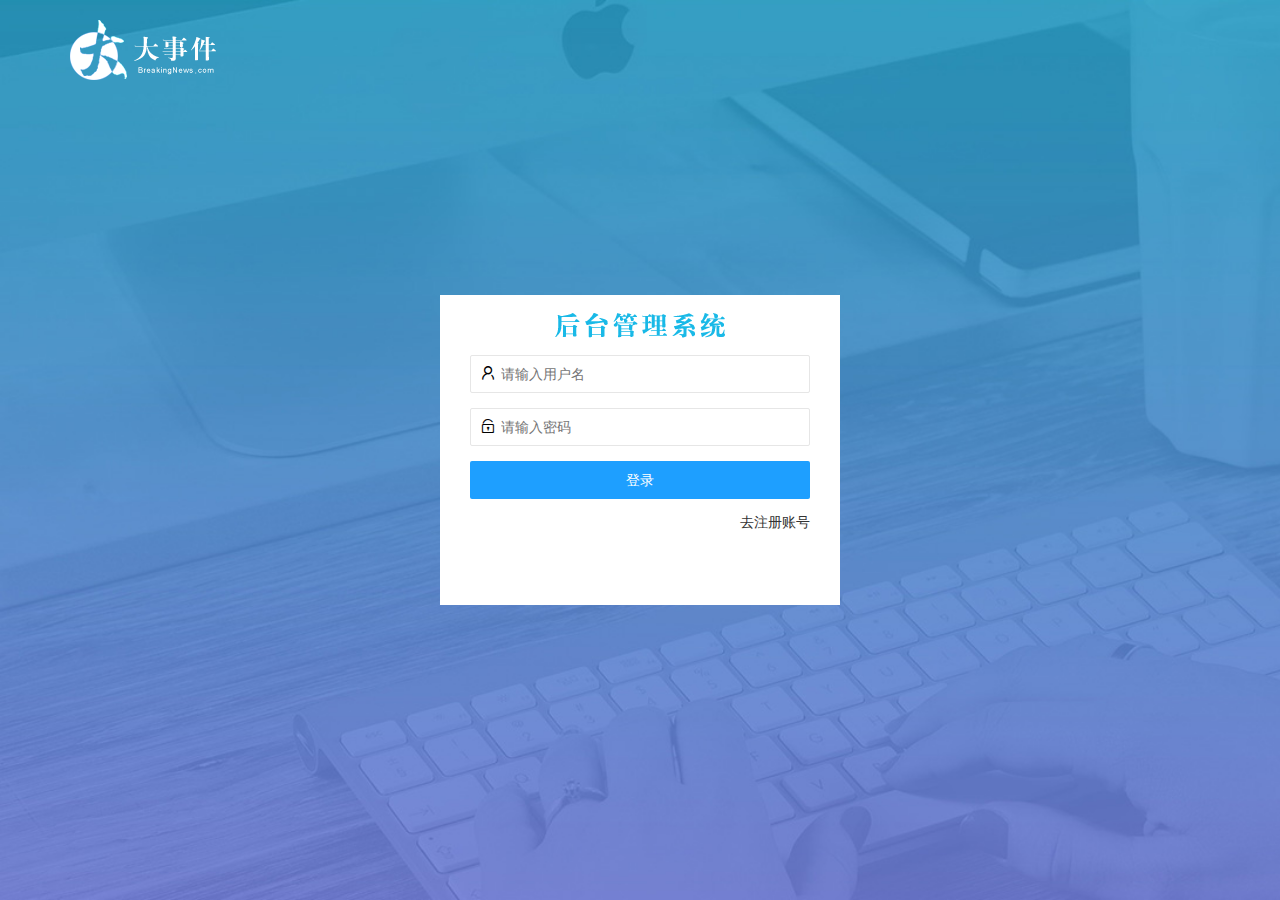
<file: login.html>
<!DOCTYPE html>
<html lang="en">

<head>
    <meta charset="UTF-8">
    <meta name="viewport" content="width=device-width, initial-scale=1.0">
    <title>Document</title>
    <link rel="stylesheet" href="/assets/lib/layui/css/layui.css">
    <link rel="stylesheet" href="/assets/css/login.css" />
</head>

<body>
    <div class="layui-main header">
        <img src="/assets/images/logo.png" alt="">
    </div>
    <div class="loginBox">
        <div class="header-box"></div>
        <!-- 登录盒子 -->
        <div class="login_box">
            <!-- 登录的表单 -->
            <form class="layui-form" id="form-login">
                <!-- 表单行 -->
                <div class="layui-form-item">
                    <!-- 图标 -->
                    <i class="layui-icon layui-icon-username"></i>
                    <input type="text" name="username" required lay-verify="required" placeholder="请输入用户名"
                        autocomplete="off" class="layui-input">
                </div>
                <!-- 第二行 -->
                <div class="layui-form-item">
                    <!-- 图标 -->
                    <i class="layui-icon layui-icon-password"></i>
                    <input type="password" name="password" required lay-verify="required" placeholder="请输入密码"
                        autocomplete="off" class="layui-input">
                </div>
                <!-- 第三行 -->
                <div class="layui-form-item">
                    <button class="layui-btn layui-btn-normal layui-btn-fluid" lay-submit
                        lay-filter="formDemo">登录</button>
                </div>
                <!-- 第四行 -->
                <div class="layui-form-item links">
                    <a href="javascript:;" id="link-reg">去注册账号</a>
                </div>
            </form>
        </div>
        <!-- 注册盒子 -->
        <div class="reg_box">
            <form class="layui-form" id="form-reg">
                <!-- 第1行 -->
                <div class="layui-form-item">
                    <i class="layui-icon layui-icon-username"></i>
                    <!-- 如果要实现验证效果，前提：必须导入 layui 的 JS 脚本 -->
                    <!-- lay-verify 属性表示要添加验证规则 -->
                    <!-- required 表示必填项 -->
                    <input type="text" name="username" required lay-verify="required" placeholder="请输入用户名"
                        autocomplete="off" class="layui-input">
                </div>
                <!-- 第二行 -->
                <div class="layui-form-item">
                    <i class="layui-icon layui-icon-password"></i>
                    <input type="password" name="password" required lay-verify="required|pwd" placeholder="请输入密码"
                        autocomplete="off" class="layui-input">
                </div>
                <!-- 第三行 -->
                <div class="layui-form-item">
                    <i class="layui-icon layui-icon-password"></i>
                    <input type="password" name="repassword" required lay-verify="required|pwd|samePwd"
                        placeholder="请确认密码" autocomplete="off" class="layui-input">
                </div>
                <!-- 第4行 -->
                <div class="layui-form-item">
                    <button class="layui-btn layui-btn-fluid layui-btn-normal" lay-submit
                        lay-filter="formDemo">注册</button>
                </div>
                <!-- 第5行 -->
                <div class="layui-form-item links">
                    <a href="javascript:;" id="link-login">去登录</a>
                </div>
            </form>
        </div>
    </div>
    <!-- 一定要在最底部,导入所有的script脚本 -->
    <script src="/assets/lib/layui/layui.all.js"></script>
    <!-- <script src="/assets/lib/jquery.js"></script> -->
    <script src="/assets/lib/jquery.js"></script>
    <!-- <script src="/assets/js/baseApi.js"></script> -->
    <script src="/assets/js/baseApi.js"></script>
    <script src="/assets/js/login.js"></script>
</body>

</html>
</file>
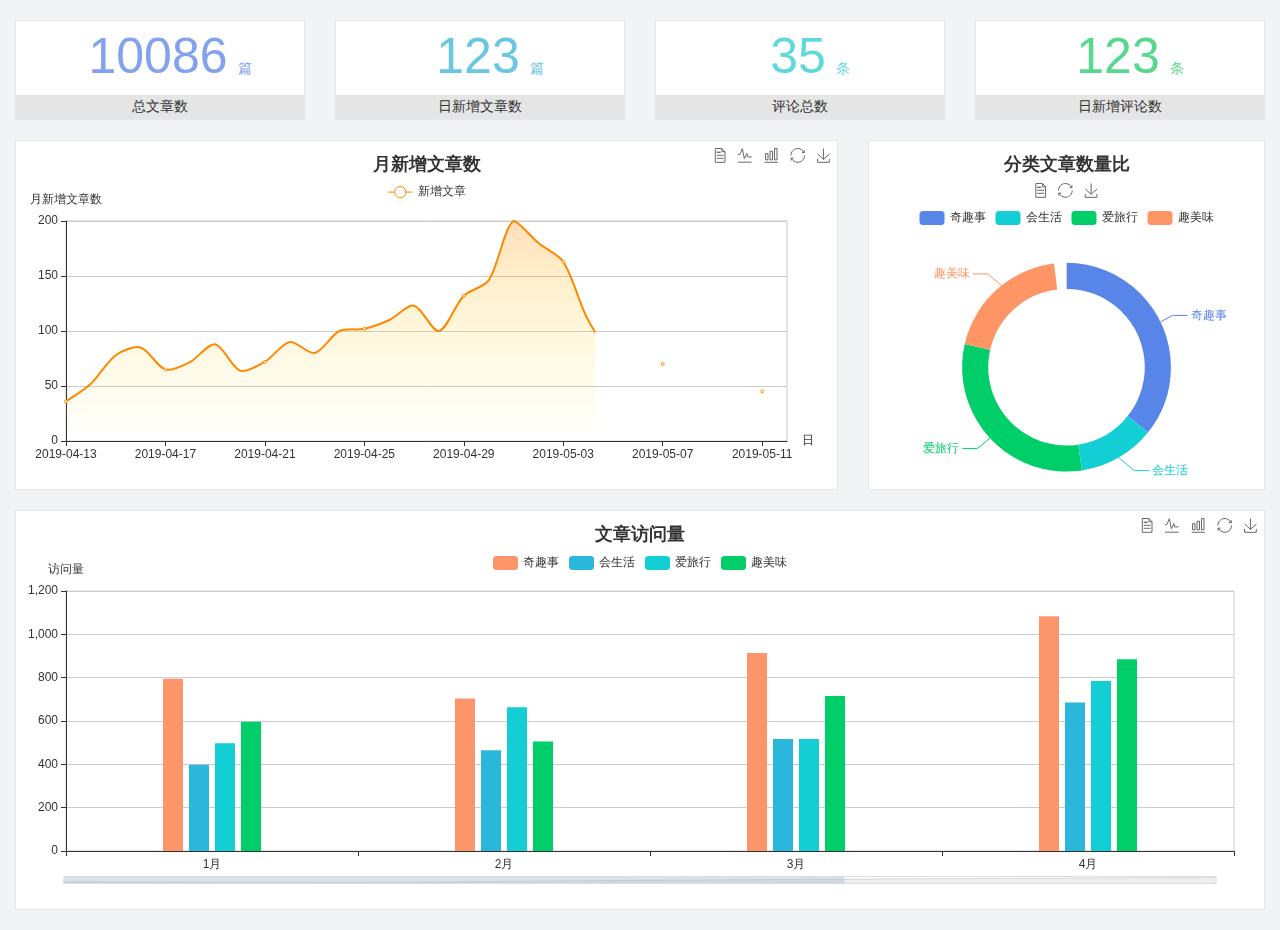
<file: home/dashboard.html>
<!DOCTYPE html>
<html lang="en">

<head>
  <meta charset="UTF-8">
  <meta name="viewport" content="width=device-width, initial-scale=1.0">
  <meta http-equiv="X-UA-Compatible" content="ie=edge">
  <title>图表统计</title>
  <link rel="stylesheet" href="../../assets/lib/bootstrap.css" />
  <link rel="stylesheet" href="../../assets/lib/main.css" />
  <script src="../../assets/lib/jquery.js"></script>
  <script type="text/javascript" src="../../assets/lib/echarts.min.js"></script>
</head>

<body>
  <div class="container-fluid">
    <div class="row spannel_list">
      <div class="col-sm-3 col-xs-6">
        <div class="spannel">
          <em>10086</em><span>篇</span>
          <b>总文章数</b>
        </div>
      </div>
      <div class="col-sm-3 col-xs-6">
        <div class="spannel scolor01">
          <em>123</em><span>篇</span>
          <b>日新增文章数</b>
        </div>
      </div>
      <div class="col-sm-3 col-xs-6">
        <div class="spannel scolor02">
          <em>35</em><span>条</span>
          <b>评论总数</b>
        </div>
      </div>
      <div class="col-sm-3 col-xs-6">
        <div class="spannel scolor03">
          <em>123</em><span>条</span>
          <b>日新增评论数</b>
        </div>
      </div>
    </div>
  </div>

  <div class="container-fluid">
    <div class="row curve-pie">
      <div class="col-lg-8 col-md-8">
        <div class="gragh_pannel" id="curve_show"></div>
      </div>
      <div class="col-lg-4 col-md-4">
        <div class="gragh_pannel" id="pie_show"></div>
      </div>
    </div>
  </div>

  <div class="container-fluid">
    <div class="column_pannel" id="column_show"></div>
  </div>

  <script>
    var oChart = echarts.init(document.getElementById('curve_show'));
    var aList_all = [
      { 'count': 36, 'date': '2019-04-13' },
      { 'count': 52, 'date': '2019-04-14' },
      { 'count': 78, 'date': '2019-04-15' },
      { 'count': 85, 'date': '2019-04-16' },
      { 'count': 65, 'date': '2019-04-17' },
      { 'count': 72, 'date': '2019-04-18' },
      { 'count': 88, 'date': '2019-04-19' },
      { 'count': 64, 'date': '2019-04-20' },
      { 'count': 72, 'date': '2019-04-21' },
      { 'count': 90, 'date': '2019-04-22' },
      { 'count': 80, 'date': '2019-04-23' },
      { 'count': 100, 'date': '2019-04-24' },
      { 'count': 102, 'date': '2019-04-25' },
      { 'count': 110, 'date': '2019-04-26' },
      { 'count': 123, 'date': '2019-04-27' },
      { 'count': 100, 'date': '2019-04-28' },
      { 'count': 132, 'date': '2019-04-29' },
      { 'count': 146, 'date': '2019-04-30' },
      { 'count': 200, 'date': '2019-05-01' },
      { 'count': 180, 'date': '2019-05-02' },
      { 'count': 163, 'date': '2019-05-03' },
      { 'count': 110, 'date': '2019-05-04' },
      { 'count': 80, 'date': '2019-05-05' },
      { 'count': 82, 'date': '2019-05-06' },
      { 'count': 70, 'date': '2019-05-07' },
      { 'count': 65, 'date': '2019-05-08' },
      { 'count': 54, 'date': '2019-05-09' },
      { 'count': 40, 'date': '2019-05-10' },
      { 'count': 45, 'date': '2019-05-11' },
      { 'count': 38, 'date': '2019-05-12' },
    ];

    let aCount = [];
    let aDate = [];

    for (var i = 0; i < aList_all.length; i++) {
      aCount.push(aList_all[i].count);
      aDate.push(aList_all[i].date);
    }

    var chartopt = {
      title: {
        text: '月新增文章数',
        left: 'center',
        top: '10'
      },
      tooltip: {
        trigger: 'axis'
      },
      legend: {
        data: ['新增文章'],
        top: '40'
      },
      toolbox: {
        show: true,
        feature: {
          mark: { show: true },
          dataView: { show: true, readOnly: false },
          magicType: { show: true, type: ['line', 'bar'] },
          restore: { show: true },
          saveAsImage: { show: true }
        }
      },
      calculable: true,
      xAxis: [
        {
          name: '日',
          type: 'category',
          boundaryGap: false,
          data: aDate
        }
      ],
      yAxis: [
        {
          name: '月新增文章数',
          type: 'value'
        }
      ],
      series: [
        {
          name: '新增文章',
          type: 'line',
          smooth: true,
          itemStyle: { normal: { areaStyle: { type: 'default' }, color: '#f80' }, lineStyle: { color: '#f80' } },
          data: aCount
        }],
      areaStyle: {
        normal: {
          color: new echarts.graphic.LinearGradient(0, 0, 0, 1, [{
            offset: 0,
            color: 'rgba(255,136,0,0.39)'
          }, {
            offset: .34,
            color: 'rgba(255,180,0,0.25)'
          }, {
            offset: 1,
            color: 'rgba(255,222,0,0.00)'
          }])

        }
      },
      grid: {
        show: true,
        x: 50,
        x2: 50,
        y: 80,
        height: 220
      }
    };

    oChart.setOption(chartopt);


    var oPie = echarts.init(document.getElementById('pie_show'));
    var oPieopt =
    {
      title: {
        top: 10,
        text: '分类文章数量比',
        x: 'center'
      },
      tooltip: {
        trigger: 'item',
        formatter: "{a} <br/>{b} : {c} ({d}%)"
      },
      color: ['#5885e8', '#13cfd5', '#00ce68', '#ff9565'],
      legend: {
        x: 'center',
        top: 65,
        data: ['奇趣事', '会生活', '爱旅行', '趣美味']
      },
      toolbox: {
        show: true,
        x: 'center',
        top: 35,
        feature: {
          mark: { show: true },
          dataView: { show: true, readOnly: false },
          magicType: {
            show: true,
            type: ['pie', 'funnel'],
            option: {
              funnel: {
                x: '25%',
                width: '50%',
                funnelAlign: 'left',
                max: 1548
              }
            }
          },
          restore: { show: true },
          saveAsImage: { show: true }
        }
      },
      calculable: true,
      series: [
        {
          name: '访问来源',
          type: 'pie',
          radius: ['45%', '60%'],
          center: ['50%', '65%'],
          data: [
            { value: 300, name: '奇趣事' },
            { value: 100, name: '会生活' },
            { value: 260, name: '爱旅行' },
            { value: 180, name: '趣美味' }
          ]
        }
      ]
    };
    oPie.setOption(oPieopt);



    var oColumn = this.echarts.init(document.getElementById('column_show'));
    var oColumnopt =
    {
      title: {
        text: '文章访问量',
        left: 'center',
        top: '10'
      },
      tooltip: {
        trigger: 'axis'
      },
      legend: {
        data: ['奇趣事', '会生活', '爱旅行', '趣美味'],
        top: '40'
      },
      toolbox: {
        show: true,
        feature: {
          mark: { show: true },
          dataView: { show: true, readOnly: false },
          magicType: { show: true, type: ['line', 'bar'] },
          restore: { show: true },
          saveAsImage: { show: true }
        }
      },
      calculable: true,
      xAxis: [
        {
          type: 'category',
          data: ['1月', '2月', '3月', '4月', '5月']
        }
      ],
      yAxis: [
        {
          name: '访问量',
          type: 'value'
        }
      ],
      series: [
        {
          name: '奇趣事',
          type: 'bar',
          barWidth: 20,
          itemStyle: {
            normal: { areaStyle: { type: 'default' }, color: '#fd956a' }
          },
          data: [800, 708, 920, 1090, 1200]
        },
        {
          name: '会生活',
          type: 'bar',
          barWidth: 20,
          itemStyle: {
            normal: { areaStyle: { type: 'default' }, color: '#2bb6db' }
          },
          data: [400, 468, 520, 690, 800]
        },
        {
          name: '爱旅行',
          type: 'bar',
          barWidth: 20,
          itemStyle: {
            normal: { areaStyle: { type: 'default' }, color: '#13cfd5' }
          },
          data: [500, 668, 520, 790, 900]
        },
        {
          name: '趣美味',
          type: 'bar',
          barWidth: 20,
          itemStyle: {
            normal: { areaStyle: { type: 'default' }, color: '#00ce68' }
          },
          data: [600, 508, 720, 890, 1000]
        }
      ],
      grid: {
        show: true,
        x: 50,
        x2: 30,
        y: 80,
        height: 260
      },
      dataZoom: [//给x轴设置滚动条
        {
          start: 0,//默认为0
          end: 100 - 1000 / 31,//默认为100
          type: 'slider',
          show: true,
          xAxisIndex: [0],
          handleSize: 0,//滑动条的 左右2个滑动条的大小
          height: 8,//组件高度
          left: 45, //左边的距离
          right: 50,//右边的距离
          bottom: 26,//右边的距离
          handleColor: '#ddd',//h滑动图标的颜色
          handleStyle: {
            borderColor: "#cacaca",
            borderWidth: "1",
            shadowBlur: 2,
            background: "#ddd",
            shadowColor: "#ddd",
          }
        }]
    };
    oColumn.setOption(oColumnopt);
  </script>
</body>

</html>
</file>
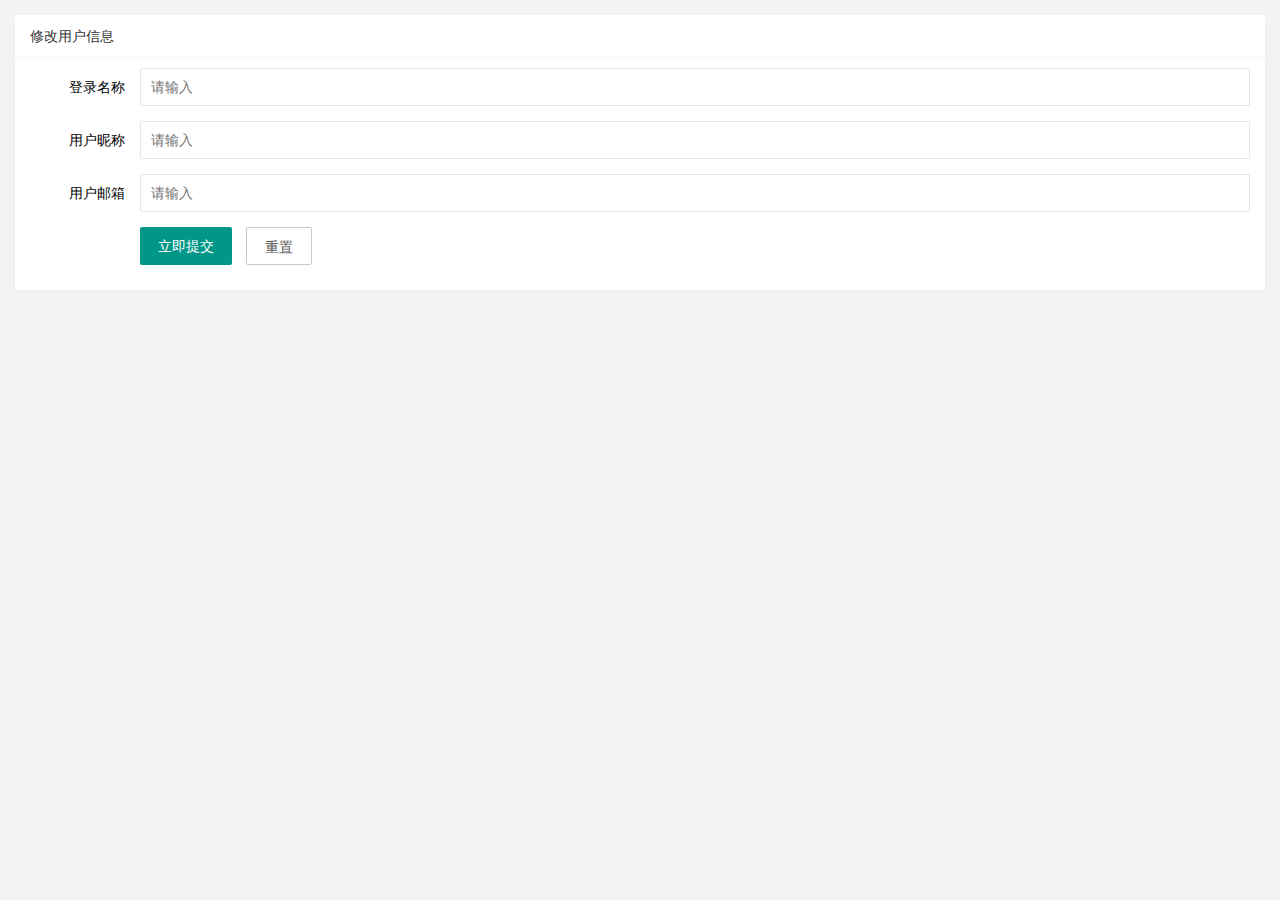
<file: user/user_info.html>
<!DOCTYPE html>
<html lang="en">

<head>
    <meta charset="UTF-8">
    <meta name="viewport" content="width=device-width, initial-scale=1.0">
    <title>Document</title>
    <link rel="stylesheet" href="/assets/lib/layui/css/layui.css">
    <link rel="stylesheet" href="/assets/css/user/user_info.css">

</head>

<body>
    <div class="layui-card">

        <div class="layui-card-header">修改用户信息</div>
        <div class="layui-card-body">
            <form class="layui-form" lay-filter='f1' id='form'>
                <!-- 隐藏域 -->
                <input type="hidden" name="id" id="hidden-input" placeholder="请输入" autocomplete="off"
                    class="layui-input">
                <!-- 第一行 -->
                <div class="layui-form-item">
                    <label class="layui-form-label">登录名称</label>
                    <div class="layui-input-block">
                        <input type="text" name="username" required lay-verify="required" placeholder="请输入"
                            autocomplete="off" class="layui-input">
                    </div>
                </div>
                <!-- 第二行 -->
                <div class="layui-form-item">
                    <label class="layui-form-label">用户昵称</label>
                    <div class="layui-input-block">
                        <input type="text" name="nickname" placeholder="请输入" autocomplete="off" class="layui-input">
                    </div>
                </div>
                <!-- 第三行 -->
                <div class="layui-form-item">
                    <label class="layui-form-label">用户邮箱</label>
                    <div class="layui-input-block">
                        <input type="text" name="email" placeholder="请输入" autocomplete="off" class="layui-input">
                    </div>
                </div>
                <!-- 提交 -->
                <div class="layui-form-item">
                    <div class="layui-input-block">
                        <button class="layui-btn" lay-submit lay-filter="*">立即提交</button>
                        <button type="reset" class="layui-btn layui-btn-primary">重置</button>
                    </div>
                </div>
            </form>
        </div>
    </div>
    <!-- 引入文件 -->
    <script src="/assets/lib/layui/layui.all.js"></script>
    <script src="/assets/lib/jquery.js"></script>
    <script src="/assets/js/baseApi.js"></script>
    <script src="/assets/js/user/user_info.js"></script>
</body>

</html>
</file>
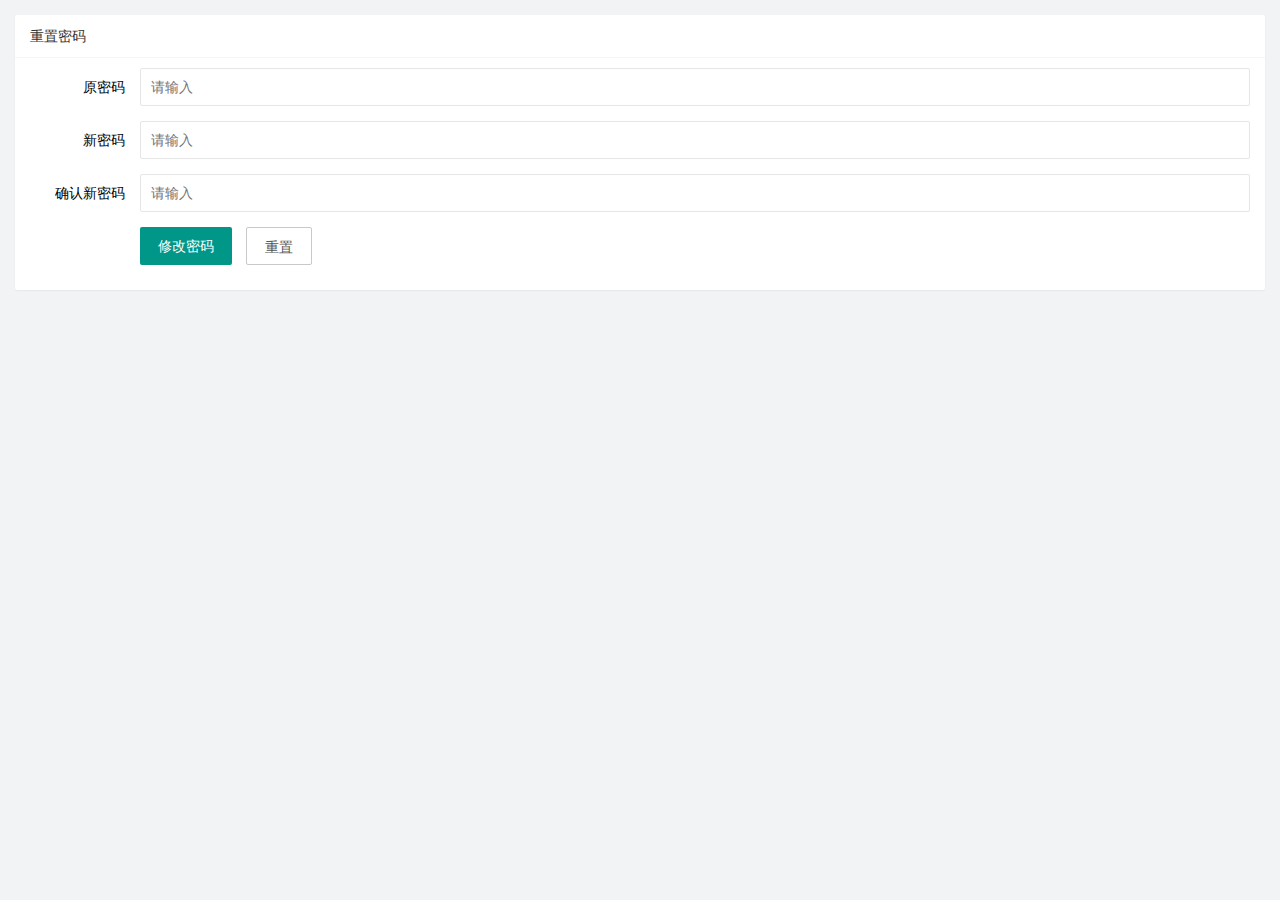
<file: user/user_password.html>
<!DOCTYPE html>
<html lang="en">

<head>
    <meta charset="UTF-8">
    <meta name="viewport" content="width=device-width, initial-scale=1.0">
    <title>重置密码</title>
    <link rel="stylesheet" href="/assets/lib/layui/css/layui.css">
    <link rel="stylesheet" href="/assets/css/user/user_info.css">
</head>

<body>
    <div class="layui-card">

        <div class="layui-card-header">重置密码</div>
        <div class="layui-card-body">
            <form class="layui-form" lay-filter='f1' id='form'>
                <!-- 隐藏域 -->
                <input type="hidden" id="hidden-input" placeholder="请输入" autocomplete="off" class="layui-input">
                <!-- 第一行 -->
                <div class="layui-form-item">
                    <label class="layui-form-label">原密码</label>
                    <div class="layui-input-block">
                        <input type="password" name="oldPwd" placeholder="请输入" autocomplete="off" class="layui-input">
                    </div>
                </div>
                <!-- 第二行 -->
                <div class="layui-form-item">
                    <label class="layui-form-label">新密码</label>
                    <div class="layui-input-block">
                        <input type="password" name="newPwd" placeholder="请输入" autocomplete="off" class="layui-input">
                    </div>
                </div>
                <!-- 第三行 -->
                <div class="layui-form-item">
                    <label class="layui-form-label">确认新密码</label>
                    <div class="layui-input-block">
                        <input type="password" name="regPwd" placeholder="请输入" autocomplete="off" class="layui-input">
                    </div>
                </div>
                <!-- 提交 -->
                <div class="layui-form-item">
                    <div class="layui-input-block">
                        <button class="layui-btn" lay-submit lay-filter="*">修改密码</button>
                        <button type="reset" class="layui-btn layui-btn-primary">重置</button>
                    </div>
                </div>
            </form>
        </div>
    </div>
    <!-- 引入文件 -->
    <script src="/assets/lib/layui/layui.all.js"></script>
    <script src="/assets/lib/jquery.js"></script>
    <script src="/assets/js/baseApi.js"></script>
    <script src="/assets/js/user/user_password.js"></script>
</body>

</html>
</file>
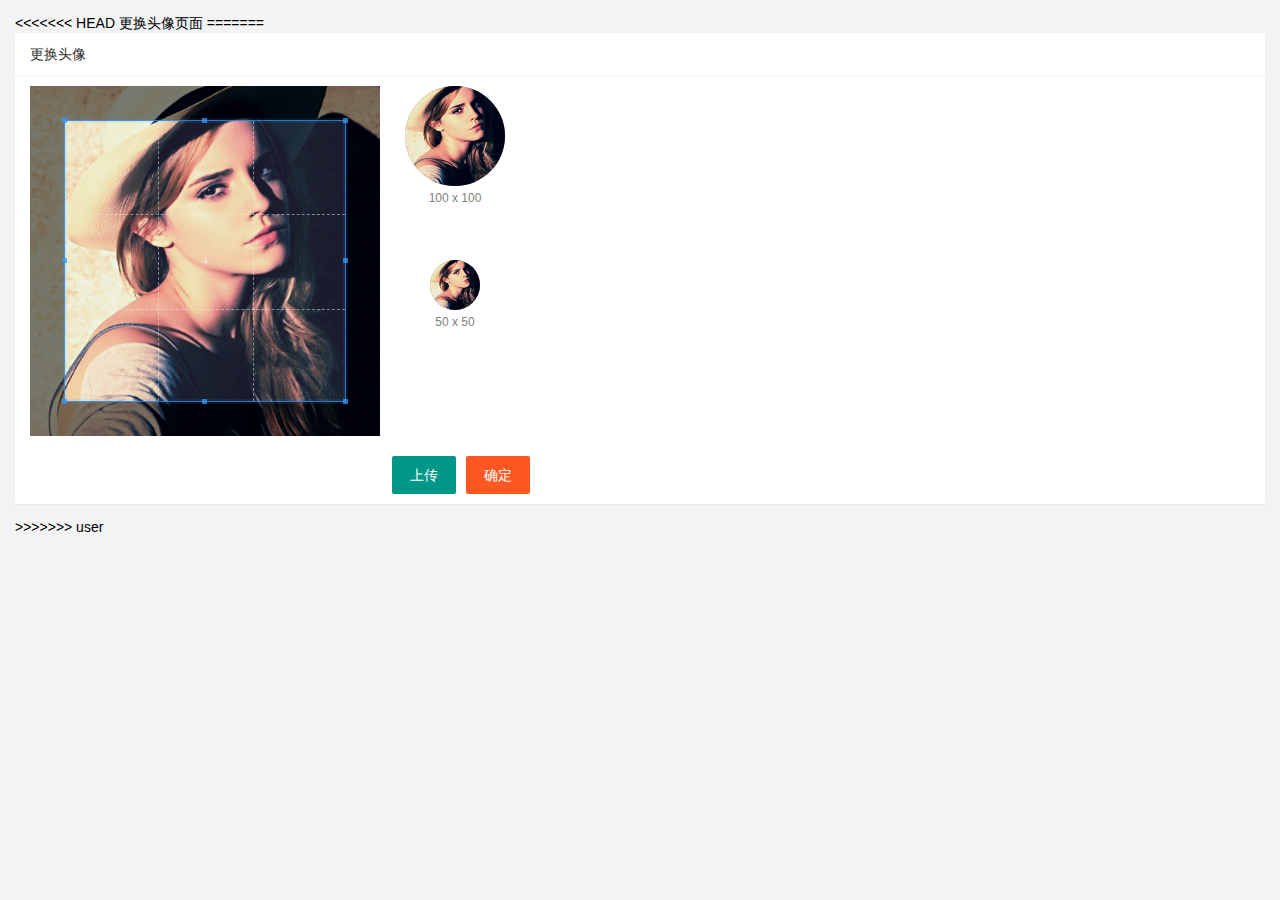
<file: user/user_portrait.html>
<!DOCTYPE html>
<html lang="en">

<head>
    <meta charset="UTF-8">
    <meta name="viewport" content="width=device-width, initial-scale=1.0">
    <title>Document</title>
<<<<<<< HEAD
</head>

<body>
    更换头像页面
=======
    <link rel="stylesheet" href="/assets/lib/layui/css/layui.css">
    <link rel="stylesheet" href="/assets/lib/cropper/cropper.css">
    <link rel="stylesheet" href="/assets/css/user/user_portrait.css">

</head>

<body>
    <div class="layui-card">

        <div class="layui-card-header">更换头像</div>
        <div class="layui-card-body">
            <!-- 第一行的图片裁剪和预览区域 -->
            <div class="row1">
                <!-- 图片裁剪区域 -->
                <div class="cropper-box">
                    <!-- 这个 img 标签很重要，将来会把它初始化为裁剪区域 -->
                    <img id="image" src="/assets/images/sample.jpg" />
                </div>
                <!-- 图片的预览区域 -->
                <div class="preview-box">
                    <div>
                        <!-- 宽高为 100px 的预览区域 -->
                        <div class="img-preview w100"></div>
                        <p class="size">100 x 100</p>
                    </div>
                    <div>
                        <!-- 宽高为 50px 的预览区域 -->
                        <div class="img-preview w50"></div>
                        <p class="size">50 x 50</p>
                    </div>
                </div>
            </div>

            <!-- 第二行的按钮区域 -->
            <div class="row2">
                <!-- 设置一个隐藏的文件域元素 -->
                <input type="file" id="file" accept="image/jpeg,image/png,image/gif">
                <button type="button" class="layui-btn" id="upload">上传</button>
                <button type="button" class="layui-btn layui-btn-danger" id="ascertain">确定</button>
            </div>

        </div>
    </div>
    <script src="/assets/lib/layui/layui.all.js"></script>
    <script src="/assets/lib/jquery.js"></script>
    <script src="/assets/lib/cropper/Cropper.js"></script>
    <script src="/assets/lib/cropper/jquery-cropper.js"></script>
    <script src="/assets/js/baseApi.js"></script>
    <script src="/assets/js/user/user_portrait.js"></script>
>>>>>>> user
</body>

</html>
</file>
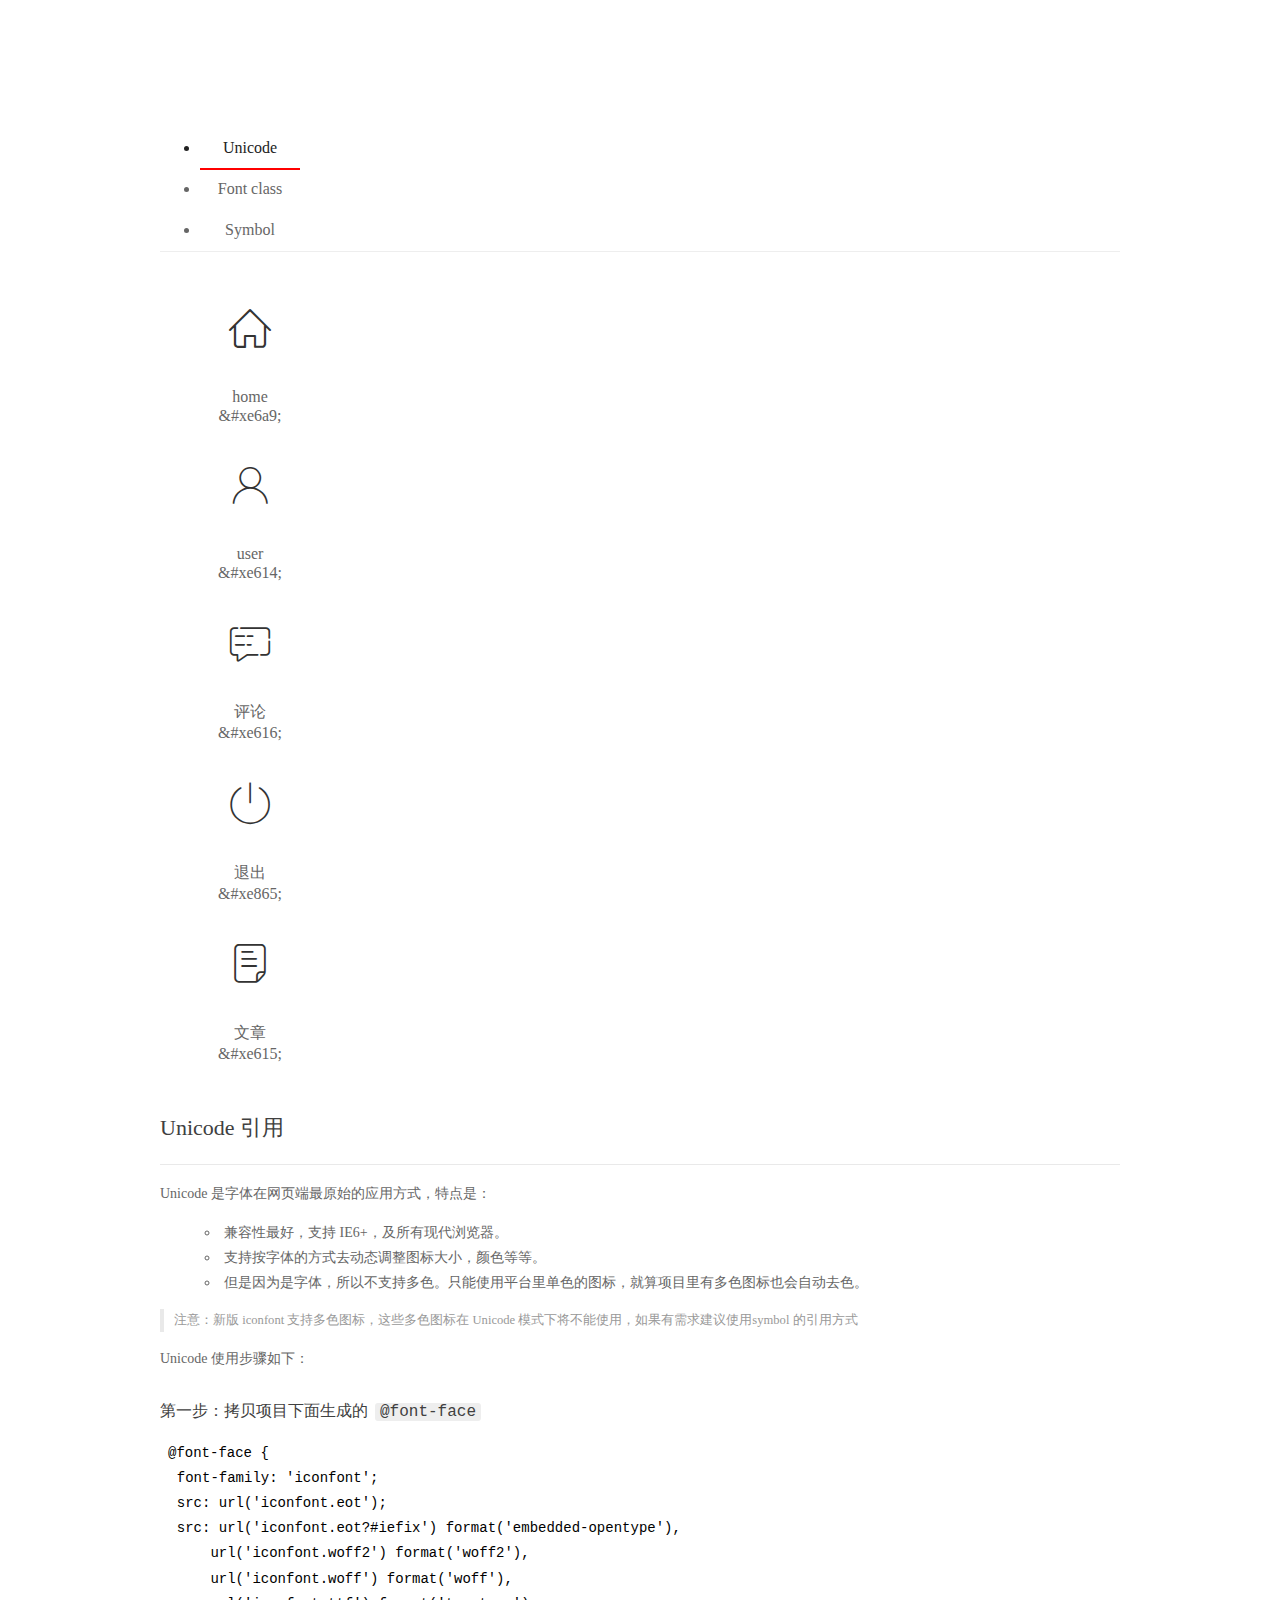
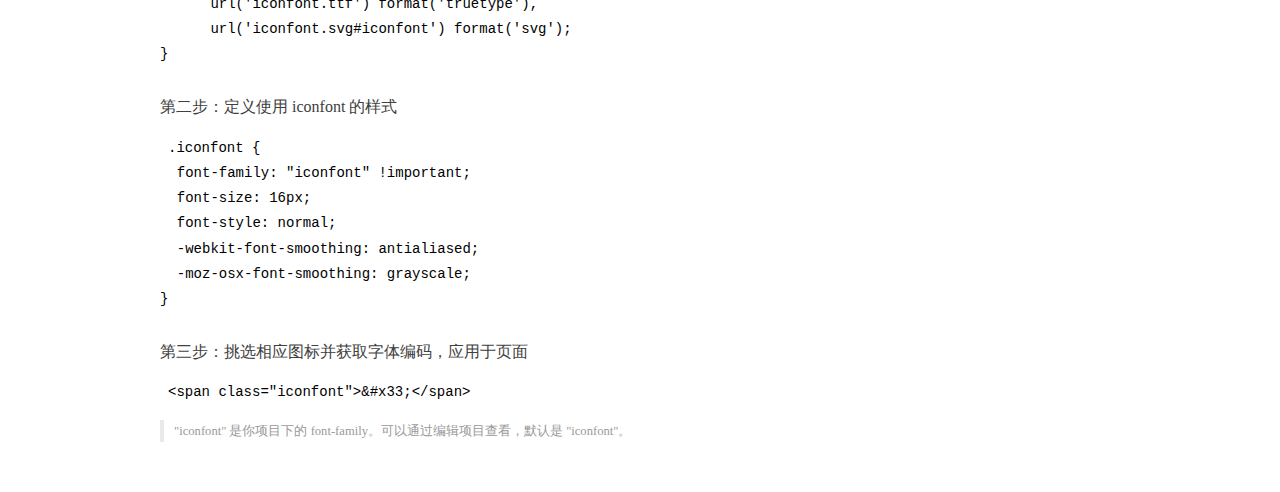
<file: assets/fonts/demo_index.html>
<!DOCTYPE html>
<html>
<head>
  <meta charset="utf-8"/>
  <title>IconFont Demo</title>
  <link rel="shortcut icon" href="https://gtms04.alicdn.com/tps/i4/TB1_oz6GVXXXXaFXpXXJDFnIXXX-64-64.ico" type="image/x-icon"/>
  <link rel="stylesheet" href="https://g.alicdn.com/thx/cube/1.3.2/cube.min.css">
  <link rel="stylesheet" href="demo.css">
  <link rel="stylesheet" href="iconfont.css">
  <script src="iconfont.js"></script>
  <!-- jQuery -->
  <script src="https://a1.alicdn.com/oss/uploads/2018/12/26/7bfddb60-08e8-11e9-9b04-53e73bb6408b.js"></script>
  <!-- 代码高亮 -->
  <script src="https://a1.alicdn.com/oss/uploads/2018/12/26/a3f714d0-08e6-11e9-8a15-ebf944d7534c.js"></script>
</head>
<body>
  <div class="main">
    <h1 class="logo"><a href="https://www.iconfont.cn/" title="iconfont 首页" target="_blank">&#xe86b;</a></h1>
    <div class="nav-tabs">
      <ul id="tabs" class="dib-box">
        <li class="dib active"><span>Unicode</span></li>
        <li class="dib"><span>Font class</span></li>
        <li class="dib"><span>Symbol</span></li>
      </ul>
      
    </div>
    <div class="tab-container">
      <div class="content unicode" style="display: block;">
          <ul class="icon_lists dib-box">
          
            <li class="dib">
              <span class="icon iconfont">&#xe6a9;</span>
                <div class="name">home</div>
                <div class="code-name">&amp;#xe6a9;</div>
              </li>
          
            <li class="dib">
              <span class="icon iconfont">&#xe614;</span>
                <div class="name">user</div>
                <div class="code-name">&amp;#xe614;</div>
              </li>
          
            <li class="dib">
              <span class="icon iconfont">&#xe616;</span>
                <div class="name">评论</div>
                <div class="code-name">&amp;#xe616;</div>
              </li>
          
            <li class="dib">
              <span class="icon iconfont">&#xe865;</span>
                <div class="name">退出</div>
                <div class="code-name">&amp;#xe865;</div>
              </li>
          
            <li class="dib">
              <span class="icon iconfont">&#xe615;</span>
                <div class="name">文章</div>
                <div class="code-name">&amp;#xe615;</div>
              </li>
          
          </ul>
          <div class="article markdown">
          <h2 id="unicode-">Unicode 引用</h2>
          <hr>

          <p>Unicode 是字体在网页端最原始的应用方式，特点是：</p>
          <ul>
            <li>兼容性最好，支持 IE6+，及所有现代浏览器。</li>
            <li>支持按字体的方式去动态调整图标大小，颜色等等。</li>
            <li>但是因为是字体，所以不支持多色。只能使用平台里单色的图标，就算项目里有多色图标也会自动去色。</li>
          </ul>
          <blockquote>
            <p>注意：新版 iconfont 支持多色图标，这些多色图标在 Unicode 模式下将不能使用，如果有需求建议使用symbol 的引用方式</p>
          </blockquote>
          <p>Unicode 使用步骤如下：</p>
          <h3 id="-font-face">第一步：拷贝项目下面生成的 <code>@font-face</code></h3>
<pre><code class="language-css"
>@font-face {
  font-family: 'iconfont';
  src: url('iconfont.eot');
  src: url('iconfont.eot?#iefix') format('embedded-opentype'),
      url('iconfont.woff2') format('woff2'),
      url('iconfont.woff') format('woff'),
      url('iconfont.ttf') format('truetype'),
      url('iconfont.svg#iconfont') format('svg');
}
</code></pre>
          <h3 id="-iconfont-">第二步：定义使用 iconfont 的样式</h3>
<pre><code class="language-css"
>.iconfont {
  font-family: "iconfont" !important;
  font-size: 16px;
  font-style: normal;
  -webkit-font-smoothing: antialiased;
  -moz-osx-font-smoothing: grayscale;
}
</code></pre>
          <h3 id="-">第三步：挑选相应图标并获取字体编码，应用于页面</h3>
<pre>
<code class="language-html"
>&lt;span class="iconfont"&gt;&amp;#x33;&lt;/span&gt;
</code></pre>
          <blockquote>
            <p>"iconfont" 是你项目下的 font-family。可以通过编辑项目查看，默认是 "iconfont"。</p>
          </blockquote>
          </div>
      </div>
      <div class="content font-class">
        <ul class="icon_lists dib-box">
          
          <li class="dib">
            <span class="icon iconfont icon-home"></span>
            <div class="name">
              home
            </div>
            <div class="code-name">.icon-home
            </div>
          </li>
          
          <li class="dib">
            <span class="icon iconfont icon-user"></span>
            <div class="name">
              user
            </div>
            <div class="code-name">.icon-user
            </div>
          </li>
          
          <li class="dib">
            <span class="icon iconfont icon-pinglun"></span>
            <div class="name">
              评论
            </div>
            <div class="code-name">.icon-pinglun
            </div>
          </li>
          
          <li class="dib">
            <span class="icon iconfont icon-tuichu"></span>
            <div class="name">
              退出
            </div>
            <div class="code-name">.icon-tuichu
            </div>
          </li>
          
          <li class="dib">
            <span class="icon iconfont icon-16"></span>
            <div class="name">
              文章
            </div>
            <div class="code-name">.icon-16
            </div>
          </li>
          
        </ul>
        <div class="article markdown">
        <h2 id="font-class-">font-class 引用</h2>
        <hr>

        <p>font-class 是 Unicode 使用方式的一种变种，主要是解决 Unicode 书写不直观，语意不明确的问题。</p>
        <p>与 Unicode 使用方式相比，具有如下特点：</p>
        <ul>
          <li>兼容性良好，支持 IE8+，及所有现代浏览器。</li>
          <li>相比于 Unicode 语意明确，书写更直观。可以很容易分辨这个 icon 是什么。</li>
          <li>因为使用 class 来定义图标，所以当要替换图标时，只需要修改 class 里面的 Unicode 引用。</li>
          <li>不过因为本质上还是使用的字体，所以多色图标还是不支持的。</li>
        </ul>
        <p>使用步骤如下：</p>
        <h3 id="-fontclass-">第一步：引入项目下面生成的 fontclass 代码：</h3>
<pre><code class="language-html">&lt;link rel="stylesheet" href="./iconfont.css"&gt;
</code></pre>
        <h3 id="-">第二步：挑选相应图标并获取类名，应用于页面：</h3>
<pre><code class="language-html">&lt;span class="iconfont icon-xxx"&gt;&lt;/span&gt;
</code></pre>
        <blockquote>
          <p>"
            iconfont" 是你项目下的 font-family。可以通过编辑项目查看，默认是 "iconfont"。</p>
        </blockquote>
      </div>
      </div>
      <div class="content symbol">
          <ul class="icon_lists dib-box">
          
            <li class="dib">
                <svg class="icon svg-icon" aria-hidden="true">
                  <use xlink:href="#icon-home"></use>
                </svg>
                <div class="name">home</div>
                <div class="code-name">#icon-home</div>
            </li>
          
            <li class="dib">
                <svg class="icon svg-icon" aria-hidden="true">
                  <use xlink:href="#icon-user"></use>
                </svg>
                <div class="name">user</div>
                <div class="code-name">#icon-user</div>
            </li>
          
            <li class="dib">
                <svg class="icon svg-icon" aria-hidden="true">
                  <use xlink:href="#icon-pinglun"></use>
                </svg>
                <div class="name">评论</div>
                <div class="code-name">#icon-pinglun</div>
            </li>
          
            <li class="dib">
                <svg class="icon svg-icon" aria-hidden="true">
                  <use xlink:href="#icon-tuichu"></use>
                </svg>
                <div class="name">退出</div>
                <div class="code-name">#icon-tuichu</div>
            </li>
          
            <li class="dib">
                <svg class="icon svg-icon" aria-hidden="true">
                  <use xlink:href="#icon-16"></use>
                </svg>
                <div class="name">文章</div>
                <div class="code-name">#icon-16</div>
            </li>
          
          </ul>
          <div class="article markdown">
          <h2 id="symbol-">Symbol 引用</h2>
          <hr>

          <p>这是一种全新的使用方式，应该说这才是未来的主流，也是平台目前推荐的用法。相关介绍可以参考这篇<a href="">文章</a>
            这种用法其实是做了一个 SVG 的集合，与另外两种相比具有如下特点：</p>
          <ul>
            <li>支持多色图标了，不再受单色限制。</li>
            <li>通过一些技巧，支持像字体那样，通过 <code>font-size</code>, <code>color</code> 来调整样式。</li>
            <li>兼容性较差，支持 IE9+，及现代浏览器。</li>
            <li>浏览器渲染 SVG 的性能一般，还不如 png。</li>
          </ul>
          <p>使用步骤如下：</p>
          <h3 id="-symbol-">第一步：引入项目下面生成的 symbol 代码：</h3>
<pre><code class="language-html">&lt;script src="./iconfont.js"&gt;&lt;/script&gt;
</code></pre>
          <h3 id="-css-">第二步：加入通用 CSS 代码（引入一次就行）：</h3>
<pre><code class="language-html">&lt;style&gt;
.icon {
  width: 1em;
  height: 1em;
  vertical-align: -0.15em;
  fill: currentColor;
  overflow: hidden;
}
&lt;/style&gt;
</code></pre>
          <h3 id="-">第三步：挑选相应图标并获取类名，应用于页面：</h3>
<pre><code class="language-html">&lt;svg class="icon" aria-hidden="true"&gt;
  &lt;use xlink:href="#icon-xxx"&gt;&lt;/use&gt;
&lt;/svg&gt;
</code></pre>
          </div>
      </div>

    </div>
  </div>
  <script>
  $(document).ready(function () {
      $('.tab-container .content:first').show()

      $('#tabs li').click(function (e) {
        var tabContent = $('.tab-container .content')
        var index = $(this).index()

        if ($(this).hasClass('active')) {
          return
        } else {
          $('#tabs li').removeClass('active')
          $(this).addClass('active')

          tabContent.hide().eq(index).fadeIn()
        }
      })
    })
  </script>
</body>
</html>
</file>
<file: assets/lib/layui/css/layui.css>
/** layui-v2.5.5 MIT License By https://www.layui.com */
 .layui-inline,img{display:inline-block;vertical-align:middle}h1,h2,h3,h4,h5,h6{font-weight:400}.layui-edge,.layui-header,.layui-inline,.layui-main{position:relative}.layui-body,.layui-edge,.layui-elip{overflow:hidden}.layui-btn,.layui-edge,.layui-inline,img{vertical-align:middle}.layui-btn,.layui-disabled,.layui-icon,.layui-unselect{-moz-user-select:none;-webkit-user-select:none;-ms-user-select:none}.layui-elip,.layui-form-checkbox span,.layui-form-pane .layui-form-label{text-overflow:ellipsis;white-space:nowrap}.layui-breadcrumb,.layui-tree-btnGroup{visibility:hidden}blockquote,body,button,dd,div,dl,dt,form,h1,h2,h3,h4,h5,h6,input,li,ol,p,pre,td,textarea,th,ul{margin:0;padding:0;-webkit-tap-highlight-color:rgba(0,0,0,0)}a:active,a:hover{outline:0}img{border:none}li{list-style:none}table{border-collapse:collapse;border-spacing:0}h4,h5,h6{font-size:100%}button,input,optgroup,option,select,textarea{font-family:inherit;font-size:inherit;font-style:inherit;font-weight:inherit;outline:0}pre{white-space:pre-wrap;white-space:-moz-pre-wrap;white-space:-pre-wrap;white-space:-o-pre-wrap;word-wrap:break-word}body{line-height:24px;font:14px Helvetica Neue,Helvetica,PingFang SC,Tahoma,Arial,sans-serif}hr{height:1px;margin:10px 0;border:0;clear:both}a{color:#333;text-decoration:none}a:hover{color:#777}a cite{font-style:normal;*cursor:pointer}.layui-border-box,.layui-border-box *{box-sizing:border-box}.layui-box,.layui-box *{box-sizing:content-box}.layui-clear{clear:both;*zoom:1}.layui-clear:after{content:'\20';clear:both;*zoom:1;display:block;height:0}.layui-inline{*display:inline;*zoom:1}.layui-edge{display:inline-block;width:0;height:0;border-width:6px;border-style:dashed;border-color:transparent}.layui-edge-top{top:-4px;border-bottom-color:#999;border-bottom-style:solid}.layui-edge-right{border-left-color:#999;border-left-style:solid}.layui-edge-bottom{top:2px;border-top-color:#999;border-top-style:solid}.layui-edge-left{border-right-color:#999;border-right-style:solid}.layui-disabled,.layui-disabled:hover{color:#d2d2d2!important;cursor:not-allowed!important}.layui-circle{border-radius:100%}.layui-show{display:block!important}.layui-hide{display:none!important}@font-face{font-family:layui-icon;src:url(../font/iconfont.eot?v=250);src:url(../font/iconfont.eot?v=250#iefix) format('embedded-opentype'),url(../font/iconfont.woff2?v=250) format('woff2'),url(../font/iconfont.woff?v=250) format('woff'),url(../font/iconfont.ttf?v=250) format('truetype'),url(../font/iconfont.svg?v=250#layui-icon) format('svg')}.layui-icon{font-family:layui-icon!important;font-size:16px;font-style:normal;-webkit-font-smoothing:antialiased;-moz-osx-font-smoothing:grayscale}.layui-icon-reply-fill:before{content:"\e611"}.layui-icon-set-fill:before{content:"\e614"}.layui-icon-menu-fill:before{content:"\e60f"}.layui-icon-search:before{content:"\e615"}.layui-icon-share:before{content:"\e641"}.layui-icon-set-sm:before{content:"\e620"}.layui-icon-engine:before{content:"\e628"}.layui-icon-close:before{content:"\1006"}.layui-icon-close-fill:before{content:"\1007"}.layui-icon-chart-screen:before{content:"\e629"}.layui-icon-star:before{content:"\e600"}.layui-icon-circle-dot:before{content:"\e617"}.layui-icon-chat:before{content:"\e606"}.layui-icon-release:before{content:"\e609"}.layui-icon-list:before{content:"\e60a"}.layui-icon-chart:before{content:"\e62c"}.layui-icon-ok-circle:before{content:"\1005"}.layui-icon-layim-theme:before{content:"\e61b"}.layui-icon-table:before{content:"\e62d"}.layui-icon-right:before{content:"\e602"}.layui-icon-left:before{content:"\e603"}.layui-icon-cart-simple:before{content:"\e698"}.layui-icon-face-cry:before{content:"\e69c"}.layui-icon-face-smile:before{content:"\e6af"}.layui-icon-survey:before{content:"\e6b2"}.layui-icon-tree:before{content:"\e62e"}.layui-icon-upload-circle:before{content:"\e62f"}.layui-icon-add-circle:before{content:"\e61f"}.layui-icon-download-circle:before{content:"\e601"}.layui-icon-templeate-1:before{content:"\e630"}.layui-icon-util:before{content:"\e631"}.layui-icon-face-surprised:before{content:"\e664"}.layui-icon-edit:before{content:"\e642"}.layui-icon-speaker:before{content:"\e645"}.layui-icon-down:before{content:"\e61a"}.layui-icon-file:before{content:"\e621"}.layui-icon-layouts:before{content:"\e632"}.layui-icon-rate-half:before{content:"\e6c9"}.layui-icon-add-circle-fine:before{content:"\e608"}.layui-icon-prev-circle:before{content:"\e633"}.layui-icon-read:before{content:"\e705"}.layui-icon-404:before{content:"\e61c"}.layui-icon-carousel:before{content:"\e634"}.layui-icon-help:before{content:"\e607"}.layui-icon-code-circle:before{content:"\e635"}.layui-icon-water:before{content:"\e636"}.layui-icon-username:before{content:"\e66f"}.layui-icon-find-fill:before{content:"\e670"}.layui-icon-about:before{content:"\e60b"}.layui-icon-location:before{content:"\e715"}.layui-icon-up:before{content:"\e619"}.layui-icon-pause:before{content:"\e651"}.layui-icon-date:before{content:"\e637"}.layui-icon-layim-uploadfile:before{content:"\e61d"}.layui-icon-delete:before{content:"\e640"}.layui-icon-play:before{content:"\e652"}.layui-icon-top:before{content:"\e604"}.layui-icon-friends:before{content:"\e612"}.layui-icon-refresh-3:before{content:"\e9aa"}.layui-icon-ok:before{content:"\e605"}.layui-icon-layer:before{content:"\e638"}.layui-icon-face-smile-fine:before{content:"\e60c"}.layui-icon-dollar:before{content:"\e659"}.layui-icon-group:before{content:"\e613"}.layui-icon-layim-download:before{content:"\e61e"}.layui-icon-picture-fine:before{content:"\e60d"}.layui-icon-link:before{content:"\e64c"}.layui-icon-diamond:before{content:"\e735"}.layui-icon-log:before{content:"\e60e"}.layui-icon-rate-solid:before{content:"\e67a"}.layui-icon-fonts-del:before{content:"\e64f"}.layui-icon-unlink:before{content:"\e64d"}.layui-icon-fonts-clear:before{content:"\e639"}.layui-icon-triangle-r:before{content:"\e623"}.layui-icon-circle:before{content:"\e63f"}.layui-icon-radio:before{content:"\e643"}.layui-icon-align-center:before{content:"\e647"}.layui-icon-align-right:before{content:"\e648"}.layui-icon-align-left:before{content:"\e649"}.layui-icon-loading-1:before{content:"\e63e"}.layui-icon-return:before{content:"\e65c"}.layui-icon-fonts-strong:before{content:"\e62b"}.layui-icon-upload:before{content:"\e67c"}.layui-icon-dialogue:before{content:"\e63a"}.layui-icon-video:before{content:"\e6ed"}.layui-icon-headset:before{content:"\e6fc"}.layui-icon-cellphone-fine:before{content:"\e63b"}.layui-icon-add-1:before{content:"\e654"}.layui-icon-face-smile-b:before{content:"\e650"}.layui-icon-fonts-html:before{content:"\e64b"}.layui-icon-form:before{content:"\e63c"}.layui-icon-cart:before{content:"\e657"}.layui-icon-camera-fill:before{content:"\e65d"}.layui-icon-tabs:before{content:"\e62a"}.layui-icon-fonts-code:before{content:"\e64e"}.layui-icon-fire:before{content:"\e756"}.layui-icon-set:before{content:"\e716"}.layui-icon-fonts-u:before{content:"\e646"}.layui-icon-triangle-d:before{content:"\e625"}.layui-icon-tips:before{content:"\e702"}.layui-icon-picture:before{content:"\e64a"}.layui-icon-more-vertical:before{content:"\e671"}.layui-icon-flag:before{content:"\e66c"}.layui-icon-loading:before{content:"\e63d"}.layui-icon-fonts-i:before{content:"\e644"}.layui-icon-refresh-1:before{content:"\e666"}.layui-icon-rmb:before{content:"\e65e"}.layui-icon-home:before{content:"\e68e"}.layui-icon-user:before{content:"\e770"}.layui-icon-notice:before{content:"\e667"}.layui-icon-login-weibo:before{content:"\e675"}.layui-icon-voice:before{content:"\e688"}.layui-icon-upload-drag:before{content:"\e681"}.layui-icon-login-qq:before{content:"\e676"}.layui-icon-snowflake:before{content:"\e6b1"}.layui-icon-file-b:before{content:"\e655"}.layui-icon-template:before{content:"\e663"}.layui-icon-auz:before{content:"\e672"}.layui-icon-console:before{content:"\e665"}.layui-icon-app:before{content:"\e653"}.layui-icon-prev:before{content:"\e65a"}.layui-icon-website:before{content:"\e7ae"}.layui-icon-next:before{content:"\e65b"}.layui-icon-component:before{content:"\e857"}.layui-icon-more:before{content:"\e65f"}.layui-icon-login-wechat:before{content:"\e677"}.layui-icon-shrink-right:before{content:"\e668"}.layui-icon-spread-left:before{content:"\e66b"}.layui-icon-camera:before{content:"\e660"}.layui-icon-note:before{content:"\e66e"}.layui-icon-refresh:before{content:"\e669"}.layui-icon-female:before{content:"\e661"}.layui-icon-male:before{content:"\e662"}.layui-icon-password:before{content:"\e673"}.layui-icon-senior:before{content:"\e674"}.layui-icon-theme:before{content:"\e66a"}.layui-icon-tread:before{content:"\e6c5"}.layui-icon-praise:before{content:"\e6c6"}.layui-icon-star-fill:before{content:"\e658"}.layui-icon-rate:before{content:"\e67b"}.layui-icon-template-1:before{content:"\e656"}.layui-icon-vercode:before{content:"\e679"}.layui-icon-cellphone:before{content:"\e678"}.layui-icon-screen-full:before{content:"\e622"}.layui-icon-screen-restore:before{content:"\e758"}.layui-icon-cols:before{content:"\e610"}.layui-icon-export:before{content:"\e67d"}.layui-icon-print:before{content:"\e66d"}.layui-icon-slider:before{content:"\e714"}.layui-icon-addition:before{content:"\e624"}.layui-icon-subtraction:before{content:"\e67e"}.layui-icon-service:before{content:"\e626"}.layui-icon-transfer:before{content:"\e691"}.layui-main{width:1140px;margin:0 auto}.layui-header{z-index:1000;height:60px}.layui-header a:hover{transition:all .5s;-webkit-transition:all .5s}.layui-side{position:fixed;left:0;top:0;bottom:0;z-index:999;width:200px;overflow-x:hidden}.layui-side-scroll{position:relative;width:220px;height:100%;overflow-x:hidden}.layui-body{position:absolute;left:200px;right:0;top:0;bottom:0;z-index:998;width:auto;overflow-y:auto;box-sizing:border-box}.layui-layout-body{overflow:hidden}.layui-layout-admin .layui-header{background-color:#23262E}.layui-layout-admin .layui-side{top:60px;width:200px;overflow-x:hidden}.layui-layout-admin .layui-body{position:fixed;top:60px;bottom:44px}.layui-layout-admin .layui-main{width:auto;margin:0 15px}.layui-layout-admin .layui-footer{position:fixed;left:200px;right:0;bottom:0;height:44px;line-height:44px;padding:0 15px;background-color:#eee}.layui-layout-admin .layui-logo{position:absolute;left:0;top:0;width:200px;height:100%;line-height:60px;text-align:center;color:#009688;font-size:16px}.layui-layout-admin .layui-header .layui-nav{background:0 0}.layui-layout-left{position:absolute!important;left:200px;top:0}.layui-layout-right{position:absolute!important;right:0;top:0}.layui-container{position:relative;margin:0 auto;padding:0 15px;box-sizing:border-box}.layui-fluid{position:relative;margin:0 auto;padding:0 15px}.layui-row:after,.layui-row:before{content:'';display:block;clear:both}.layui-col-lg1,.layui-col-lg10,.layui-col-lg11,.layui-col-lg12,.layui-col-lg2,.layui-col-lg3,.layui-col-lg4,.layui-col-lg5,.layui-col-lg6,.layui-col-lg7,.layui-col-lg8,.layui-col-lg9,.layui-col-md1,.layui-col-md10,.layui-col-md11,.layui-col-md12,.layui-col-md2,.layui-col-md3,.layui-col-md4,.layui-col-md5,.layui-col-md6,.layui-col-md7,.layui-col-md8,.layui-col-md9,.layui-col-sm1,.layui-col-sm10,.layui-col-sm11,.layui-col-sm12,.layui-col-sm2,.layui-col-sm3,.layui-col-sm4,.layui-col-sm5,.layui-col-sm6,.layui-col-sm7,.layui-col-sm8,.layui-col-sm9,.layui-col-xs1,.layui-col-xs10,.layui-col-xs11,.layui-col-xs12,.layui-col-xs2,.layui-col-xs3,.layui-col-xs4,.layui-col-xs5,.layui-col-xs6,.layui-col-xs7,.layui-col-xs8,.layui-col-xs9{position:relative;display:block;box-sizing:border-box}.layui-col-xs1,.layui-col-xs10,.layui-col-xs11,.layui-col-xs12,.layui-col-xs2,.layui-col-xs3,.layui-col-xs4,.layui-col-xs5,.layui-col-xs6,.layui-col-xs7,.layui-col-xs8,.layui-col-xs9{float:left}.layui-col-xs1{width:8.33333333%}.layui-col-xs2{width:16.66666667%}.layui-col-xs3{width:25%}.layui-col-xs4{width:33.33333333%}.layui-col-xs5{width:41.66666667%}.layui-col-xs6{width:50%}.layui-col-xs7{width:58.33333333%}.layui-col-xs8{width:66.66666667%}.layui-col-xs9{width:75%}.layui-col-xs10{width:83.33333333%}.layui-col-xs11{width:91.66666667%}.layui-col-xs12{width:100%}.layui-col-xs-offset1{margin-left:8.33333333%}.layui-col-xs-offset2{margin-left:16.66666667%}.layui-col-xs-offset3{margin-left:25%}.layui-col-xs-offset4{margin-left:33.33333333%}.layui-col-xs-offset5{margin-left:41.66666667%}.layui-col-xs-offset6{margin-left:50%}.layui-col-xs-offset7{margin-left:58.33333333%}.layui-col-xs-offset8{margin-left:66.66666667%}.layui-col-xs-offset9{margin-left:75%}.layui-col-xs-offset10{margin-left:83.33333333%}.layui-col-xs-offset11{margin-left:91.66666667%}.layui-col-xs-offset12{margin-left:100%}@media screen and (max-width:768px){.layui-hide-xs{display:none!important}.layui-show-xs-block{display:block!important}.layui-show-xs-inline{display:inline!important}.layui-show-xs-inline-block{display:inline-block!important}}@media screen and (min-width:768px){.layui-container{width:750px}.layui-hide-sm{display:none!important}.layui-show-sm-block{display:block!important}.layui-show-sm-inline{display:inline!important}.layui-show-sm-inline-block{display:inline-block!important}.layui-col-sm1,.layui-col-sm10,.layui-col-sm11,.layui-col-sm12,.layui-col-sm2,.layui-col-sm3,.layui-col-sm4,.layui-col-sm5,.layui-col-sm6,.layui-col-sm7,.layui-col-sm8,.layui-col-sm9{float:left}.layui-col-sm1{width:8.33333333%}.layui-col-sm2{width:16.66666667%}.layui-col-sm3{width:25%}.layui-col-sm4{width:33.33333333%}.layui-col-sm5{width:41.66666667%}.layui-col-sm6{width:50%}.layui-col-sm7{width:58.33333333%}.layui-col-sm8{width:66.66666667%}.layui-col-sm9{width:75%}.layui-col-sm10{width:83.33333333%}.layui-col-sm11{width:91.66666667%}.layui-col-sm12{width:100%}.layui-col-sm-offset1{margin-left:8.33333333%}.layui-col-sm-offset2{margin-left:16.66666667%}.layui-col-sm-offset3{margin-left:25%}.layui-col-sm-offset4{margin-left:33.33333333%}.layui-col-sm-offset5{margin-left:41.66666667%}.layui-col-sm-offset6{margin-left:50%}.layui-col-sm-offset7{margin-left:58.33333333%}.layui-col-sm-offset8{margin-left:66.66666667%}.layui-col-sm-offset9{margin-left:75%}.layui-col-sm-offset10{margin-left:83.33333333%}.layui-col-sm-offset11{margin-left:91.66666667%}.layui-col-sm-offset12{margin-left:100%}}@media screen and (min-width:992px){.layui-container{width:970px}.layui-hide-md{display:none!important}.layui-show-md-block{display:block!important}.layui-show-md-inline{display:inline!important}.layui-show-md-inline-block{display:inline-block!important}.layui-col-md1,.layui-col-md10,.layui-col-md11,.layui-col-md12,.layui-col-md2,.layui-col-md3,.layui-col-md4,.layui-col-md5,.layui-col-md6,.layui-col-md7,.layui-col-md8,.layui-col-md9{float:left}.layui-col-md1{width:8.33333333%}.layui-col-md2{width:16.66666667%}.layui-col-md3{width:25%}.layui-col-md4{width:33.33333333%}.layui-col-md5{width:41.66666667%}.layui-col-md6{width:50%}.layui-col-md7{width:58.33333333%}.layui-col-md8{width:66.66666667%}.layui-col-md9{width:75%}.layui-col-md10{width:83.33333333%}.layui-col-md11{width:91.66666667%}.layui-col-md12{width:100%}.layui-col-md-offset1{margin-left:8.33333333%}.layui-col-md-offset2{margin-left:16.66666667%}.layui-col-md-offset3{margin-left:25%}.layui-col-md-offset4{margin-left:33.33333333%}.layui-col-md-offset5{margin-left:41.66666667%}.layui-col-md-offset6{margin-left:50%}.layui-col-md-offset7{margin-left:58.33333333%}.layui-col-md-offset8{margin-left:66.66666667%}.layui-col-md-offset9{margin-left:75%}.layui-col-md-offset10{margin-left:83.33333333%}.layui-col-md-offset11{margin-left:91.66666667%}.layui-col-md-offset12{margin-left:100%}}@media screen and (min-width:1200px){.layui-container{width:1170px}.layui-hide-lg{display:none!important}.layui-show-lg-block{display:block!important}.layui-show-lg-inline{display:inline!important}.layui-show-lg-inline-block{display:inline-block!important}.layui-col-lg1,.layui-col-lg10,.layui-col-lg11,.layui-col-lg12,.layui-col-lg2,.layui-col-lg3,.layui-col-lg4,.layui-col-lg5,.layui-col-lg6,.layui-col-lg7,.layui-col-lg8,.layui-col-lg9{float:left}.layui-col-lg1{width:8.33333333%}.layui-col-lg2{width:16.66666667%}.layui-col-lg3{width:25%}.layui-col-lg4{width:33.33333333%}.layui-col-lg5{width:41.66666667%}.layui-col-lg6{width:50%}.layui-col-lg7{width:58.33333333%}.layui-col-lg8{width:66.66666667%}.layui-col-lg9{width:75%}.layui-col-lg10{width:83.33333333%}.layui-col-lg11{width:91.66666667%}.layui-col-lg12{width:100%}.layui-col-lg-offset1{margin-left:8.33333333%}.layui-col-lg-offset2{margin-left:16.66666667%}.layui-col-lg-offset3{margin-left:25%}.layui-col-lg-offset4{margin-left:33.33333333%}.layui-col-lg-offset5{margin-left:41.66666667%}.layui-col-lg-offset6{margin-left:50%}.layui-col-lg-offset7{margin-left:58.33333333%}.layui-col-lg-offset8{margin-left:66.66666667%}.layui-col-lg-offset9{margin-left:75%}.layui-col-lg-offset10{margin-left:83.33333333%}.layui-col-lg-offset11{margin-left:91.66666667%}.layui-col-lg-offset12{margin-left:100%}}.layui-col-space1{margin:-.5px}.layui-col-space1>*{padding:.5px}.layui-col-space3{margin:-1.5px}.layui-col-space3>*{padding:1.5px}.layui-col-space5{margin:-2.5px}.layui-col-space5>*{padding:2.5px}.layui-col-space8{margin:-3.5px}.layui-col-space8>*{padding:3.5px}.layui-col-space10{margin:-5px}.layui-col-space10>*{padding:5px}.layui-col-space12{margin:-6px}.layui-col-space12>*{padding:6px}.layui-col-space15{margin:-7.5px}.layui-col-space15>*{padding:7.5px}.layui-col-space18{margin:-9px}.layui-col-space18>*{padding:9px}.layui-col-space20{margin:-10px}.layui-col-space20>*{padding:10px}.layui-col-space22{margin:-11px}.layui-col-space22>*{padding:11px}.layui-col-space25{margin:-12.5px}.layui-col-space25>*{padding:12.5px}.layui-col-space30{margin:-15px}.layui-col-space30>*{padding:15px}.layui-btn,.layui-input,.layui-select,.layui-textarea,.layui-upload-button{outline:0;-webkit-appearance:none;transition:all .3s;-webkit-transition:all .3s;box-sizing:border-box}.layui-elem-quote{margin-bottom:10px;padding:15px;line-height:22px;border-left:5px solid #009688;border-radius:0 2px 2px 0;background-color:#f2f2f2}.layui-quote-nm{border-style:solid;border-width:1px 1px 1px 5px;background:0 0}.layui-elem-field{margin-bottom:10px;padding:0;border-width:1px;border-style:solid}.layui-elem-field legend{margin-left:20px;padding:0 10px;font-size:20px;font-weight:300}.layui-field-title{margin:10px 0 20px;border-width:1px 0 0}.layui-field-box{padding:10px 15px}.layui-field-title .layui-field-box{padding:10px 0}.layui-progress{position:relative;height:6px;border-radius:20px;background-color:#e2e2e2}.layui-progress-bar{position:absolute;left:0;top:0;width:0;max-width:100%;height:6px;border-radius:20px;text-align:right;background-color:#5FB878;transition:all .3s;-webkit-transition:all .3s}.layui-progress-big,.layui-progress-big .layui-progress-bar{height:18px;line-height:18px}.layui-progress-text{position:relative;top:-20px;line-height:18px;font-size:12px;color:#666}.layui-progress-big .layui-progress-text{position:static;padding:0 10px;color:#fff}.layui-collapse{border-width:1px;border-style:solid;border-radius:2px}.layui-colla-content,.layui-colla-item{border-top-width:1px;border-top-style:solid}.layui-colla-item:first-child{border-top:none}.layui-colla-title{position:relative;height:42px;line-height:42px;padding:0 15px 0 35px;color:#333;background-color:#f2f2f2;cursor:pointer;font-size:14px;overflow:hidden}.layui-colla-content{display:none;padding:10px 15px;line-height:22px;color:#666}.layui-colla-icon{position:absolute;left:15px;top:0;font-size:14px}.layui-card{margin-bottom:15px;border-radius:2px;background-color:#fff;box-shadow:0 1px 2px 0 rgba(0,0,0,.05)}.layui-card:last-child{margin-bottom:0}.layui-card-header{position:relative;height:42px;line-height:42px;padding:0 15px;border-bottom:1px solid #f6f6f6;color:#333;border-radius:2px 2px 0 0;font-size:14px}.layui-bg-black,.layui-bg-blue,.layui-bg-cyan,.layui-bg-green,.layui-bg-orange,.layui-bg-red{color:#fff!important}.layui-card-body{position:relative;padding:10px 15px;line-height:24px}.layui-card-body[pad15]{padding:15px}.layui-card-body[pad20]{padding:20px}.layui-card-body .layui-table{margin:5px 0}.layui-card .layui-tab{margin:0}.layui-panel-window{position:relative;padding:15px;border-radius:0;border-top:5px solid #E6E6E6;background-color:#fff}.layui-auxiliar-moving{position:fixed;left:0;right:0;top:0;bottom:0;width:100%;height:100%;background:0 0;z-index:9999999999}.layui-form-label,.layui-form-mid,.layui-form-select,.layui-input-block,.layui-input-inline,.layui-textarea{position:relative}.layui-bg-red{background-color:#FF5722!important}.layui-bg-orange{background-color:#FFB800!important}.layui-bg-green{background-color:#009688!important}.layui-bg-cyan{background-color:#2F4056!important}.layui-bg-blue{background-color:#1E9FFF!important}.layui-bg-black{background-color:#393D49!important}.layui-bg-gray{background-color:#eee!important;color:#666!important}.layui-badge-rim,.layui-colla-content,.layui-colla-item,.layui-collapse,.layui-elem-field,.layui-form-pane .layui-form-item[pane],.layui-form-pane .layui-form-label,.layui-input,.layui-layedit,.layui-layedit-tool,.layui-quote-nm,.layui-select,.layui-tab-bar,.layui-tab-card,.layui-tab-title,.layui-tab-title .layui-this:after,.layui-textarea{border-color:#e6e6e6}.layui-timeline-item:before,hr{background-color:#e6e6e6}.layui-text{line-height:22px;font-size:14px;color:#666}.layui-text h1,.layui-text h2,.layui-text h3{font-weight:500;color:#333}.layui-text h1{font-size:30px}.layui-text h2{font-size:24px}.layui-text h3{font-size:18px}.layui-text a:not(.layui-btn){color:#01AAED}.layui-text a:not(.layui-btn):hover{text-decoration:underline}.layui-text ul{padding:5px 0 5px 15px}.layui-text ul li{margin-top:5px;list-style-type:disc}.layui-text em,.layui-word-aux{color:#999!important;padding:0 5px!important}.layui-btn{display:inline-block;height:38px;line-height:38px;padding:0 18px;background-color:#009688;color:#fff;white-space:nowrap;text-align:center;font-size:14px;border:none;border-radius:2px;cursor:pointer}.layui-btn:hover{opacity:.8;filter:alpha(opacity=80);color:#fff}.layui-btn:active{opacity:1;filter:alpha(opacity=100)}.layui-btn+.layui-btn{margin-left:10px}.layui-btn-container{font-size:0}.layui-btn-container .layui-btn{margin-right:10px;margin-bottom:10px}.layui-btn-container .layui-btn+.layui-btn{margin-left:0}.layui-table .layui-btn-container .layui-btn{margin-bottom:9px}.layui-btn-radius{border-radius:100px}.layui-btn .layui-icon{margin-right:3px;font-size:18px;vertical-align:bottom;vertical-align:middle\9}.layui-btn-primary{border:1px solid #C9C9C9;background-color:#fff;color:#555}.layui-btn-primary:hover{border-color:#009688;color:#333}.layui-btn-normal{background-color:#1E9FFF}.layui-btn-warm{background-color:#FFB800}.layui-btn-danger{background-color:#FF5722}.layui-btn-checked{background-color:#5FB878}.layui-btn-disabled,.layui-btn-disabled:active,.layui-btn-disabled:hover{border:1px solid #e6e6e6;background-color:#FBFBFB;color:#C9C9C9;cursor:not-allowed;opacity:1}.layui-btn-lg{height:44px;line-height:44px;padding:0 25px;font-size:16px}.layui-btn-sm{height:30px;line-height:30px;padding:0 10px;font-size:12px}.layui-btn-sm i{font-size:16px!important}.layui-btn-xs{height:22px;line-height:22px;padding:0 5px;font-size:12px}.layui-btn-xs i{font-size:14px!important}.layui-btn-group{display:inline-block;vertical-align:middle;font-size:0}.layui-btn-group .layui-btn{margin-left:0!important;margin-right:0!important;border-left:1px solid rgba(255,255,255,.5);border-radius:0}.layui-btn-group .layui-btn-primary{border-left:none}.layui-btn-group .layui-btn-primary:hover{border-color:#C9C9C9;color:#009688}.layui-btn-group .layui-btn:first-child{border-left:none;border-radius:2px 0 0 2px}.layui-btn-group .layui-btn-primary:first-child{border-left:1px solid #c9c9c9}.layui-btn-group .layui-btn:last-child{border-radius:0 2px 2px 0}.layui-btn-group .layui-btn+.layui-btn{margin-left:0}.layui-btn-group+.layui-btn-group{margin-left:10px}.layui-btn-fluid{width:100%}.layui-input,.layui-select,.layui-textarea{height:38px;line-height:1.3;line-height:38px\9;border-width:1px;border-style:solid;background-color:#fff;border-radius:2px}.layui-input::-webkit-input-placeholder,.layui-select::-webkit-input-placeholder,.layui-textarea::-webkit-input-placeholder{line-height:1.3}.layui-input,.layui-textarea{display:block;width:100%;padding-left:10px}.layui-input:hover,.layui-textarea:hover{border-color:#D2D2D2!important}.layui-input:focus,.layui-textarea:focus{border-color:#C9C9C9!important}.layui-textarea{min-height:100px;height:auto;line-height:20px;padding:6px 10px;resize:vertical}.layui-select{padding:0 10px}.layui-form input[type=checkbox],.layui-form input[type=radio],.layui-form select{display:none}.layui-form [lay-ignore]{display:initial}.layui-form-item{margin-bottom:15px;clear:both;*zoom:1}.layui-form-item:after{content:'\20';clear:both;*zoom:1;display:block;height:0}.layui-form-label{float:left;display:block;padding:9px 15px;width:80px;font-weight:400;line-height:20px;text-align:right}.layui-form-label-col{display:block;float:none;padding:9px 0;line-height:20px;text-align:left}.layui-form-item .layui-inline{margin-bottom:5px;margin-right:10px}.layui-input-block{margin-left:110px;min-height:36px}.layui-input-inline{display:inline-block;vertical-align:middle}.layui-form-item .layui-input-inline{float:left;width:190px;margin-right:10px}.layui-form-text .layui-input-inline{width:auto}.layui-form-mid{float:left;display:block;padding:9px 0!important;line-height:20px;margin-right:10px}.layui-form-danger+.layui-form-select .layui-input,.layui-form-danger:focus{border-color:#FF5722!important}.layui-form-select .layui-input{padding-right:30px;cursor:pointer}.layui-form-select .layui-edge{position:absolute;right:10px;top:50%;margin-top:-3px;cursor:pointer;border-width:6px;border-top-color:#c2c2c2;border-top-style:solid;transition:all .3s;-webkit-transition:all .3s}.layui-form-select dl{display:none;position:absolute;left:0;top:42px;padding:5px 0;z-index:899;min-width:100%;border:1px solid #d2d2d2;max-height:300px;overflow-y:auto;background-color:#fff;border-radius:2px;box-shadow:0 2px 4px rgba(0,0,0,.12);box-sizing:border-box}.layui-form-select dl dd,.layui-form-select dl dt{padding:0 10px;line-height:36px;white-space:nowrap;overflow:hidden;text-overflow:ellipsis}.layui-form-select dl dt{font-size:12px;color:#999}.layui-form-select dl dd{cursor:pointer}.layui-form-select dl dd:hover{background-color:#f2f2f2;-webkit-transition:.5s all;transition:.5s all}.layui-form-select .layui-select-group dd{padding-left:20px}.layui-form-select dl dd.layui-select-tips{padding-left:10px!important;color:#999}.layui-form-select dl dd.layui-this{background-color:#5FB878;color:#fff}.layui-form-checkbox,.layui-form-select dl dd.layui-disabled{background-color:#fff}.layui-form-selected dl{display:block}.layui-form-checkbox,.layui-form-checkbox *,.layui-form-switch{display:inline-block;vertical-align:middle}.layui-form-selected .layui-edge{margin-top:-9px;-webkit-transform:rotate(180deg);transform:rotate(180deg);margin-top:-3px\9}:root .layui-form-selected .layui-edge{margin-top:-9px\0/IE9}.layui-form-selectup dl{top:auto;bottom:42px}.layui-select-none{margin:5px 0;text-align:center;color:#999}.layui-select-disabled .layui-disabled{border-color:#eee!important}.layui-select-disabled .layui-edge{border-top-color:#d2d2d2}.layui-form-checkbox{position:relative;height:30px;line-height:30px;margin-right:10px;padding-right:30px;cursor:pointer;font-size:0;-webkit-transition:.1s linear;transition:.1s linear;box-sizing:border-box}.layui-form-checkbox span{padding:0 10px;height:100%;font-size:14px;border-radius:2px 0 0 2px;background-color:#d2d2d2;color:#fff;overflow:hidden}.layui-form-checkbox:hover span{background-color:#c2c2c2}.layui-form-checkbox i{position:absolute;right:0;top:0;width:30px;height:28px;border:1px solid #d2d2d2;border-left:none;border-radius:0 2px 2px 0;color:#fff;font-size:20px;text-align:center}.layui-form-checkbox:hover i{border-color:#c2c2c2;color:#c2c2c2}.layui-form-checked,.layui-form-checked:hover{border-color:#5FB878}.layui-form-checked span,.layui-form-checked:hover span{background-color:#5FB878}.layui-form-checked i,.layui-form-checked:hover i{color:#5FB878}.layui-form-item .layui-form-checkbox{margin-top:4px}.layui-form-checkbox[lay-skin=primary]{height:auto!important;line-height:normal!important;min-width:18px;min-height:18px;border:none!important;margin-right:0;padding-left:28px;padding-right:0;background:0 0}.layui-form-checkbox[lay-skin=primary] span{padding-left:0;padding-right:15px;line-height:18px;background:0 0;color:#666}.layui-form-checkbox[lay-skin=primary] i{right:auto;left:0;width:16px;height:16px;line-height:16px;border:1px solid #d2d2d2;font-size:12px;border-radius:2px;background-color:#fff;-webkit-transition:.1s linear;transition:.1s linear}.layui-form-checkbox[lay-skin=primary]:hover i{border-color:#5FB878;color:#fff}.layui-form-checked[lay-skin=primary] i{border-color:#5FB878!important;background-color:#5FB878;color:#fff}.layui-checkbox-disbaled[lay-skin=primary] span{background:0 0!important;color:#c2c2c2}.layui-checkbox-disbaled[lay-skin=primary]:hover i{border-color:#d2d2d2}.layui-form-item .layui-form-checkbox[lay-skin=primary]{margin-top:10px}.layui-form-switch{position:relative;height:22px;line-height:22px;min-width:35px;padding:0 5px;margin-top:8px;border:1px solid #d2d2d2;border-radius:20px;cursor:pointer;background-color:#fff;-webkit-transition:.1s linear;transition:.1s linear}.layui-form-switch i{position:absolute;left:5px;top:3px;width:16px;height:16px;border-radius:20px;background-color:#d2d2d2;-webkit-transition:.1s linear;transition:.1s linear}.layui-form-switch em{position:relative;top:0;width:25px;margin-left:21px;padding:0!important;text-align:center!important;color:#999!important;font-style:normal!important;font-size:12px}.layui-form-onswitch{border-color:#5FB878;background-color:#5FB878}.layui-checkbox-disbaled,.layui-checkbox-disbaled i{border-color:#e2e2e2!important}.layui-form-onswitch i{left:100%;margin-left:-21px;background-color:#fff}.layui-form-onswitch em{margin-left:5px;margin-right:21px;color:#fff!important}.layui-checkbox-disbaled span{background-color:#e2e2e2!important}.layui-checkbox-disbaled:hover i{color:#fff!important}[lay-radio]{display:none}.layui-form-radio,.layui-form-radio *{display:inline-block;vertical-align:middle}.layui-form-radio{line-height:28px;margin:6px 10px 0 0;padding-right:10px;cursor:pointer;font-size:0}.layui-form-radio *{font-size:14px}.layui-form-radio>i{margin-right:8px;font-size:22px;color:#c2c2c2}.layui-form-radio>i:hover,.layui-form-radioed>i{color:#5FB878}.layui-radio-disbaled>i{color:#e2e2e2!important}.layui-form-pane .layui-form-label{width:110px;padding:8px 15px;height:38px;line-height:20px;border-width:1px;border-style:solid;border-radius:2px 0 0 2px;text-align:center;background-color:#FBFBFB;overflow:hidden;box-sizing:border-box}.layui-form-pane .layui-input-inline{margin-left:-1px}.layui-form-pane .layui-input-block{margin-left:110px;left:-1px}.layui-form-pane .layui-input{border-radius:0 2px 2px 0}.layui-form-pane .layui-form-text .layui-form-label{float:none;width:100%;border-radius:2px;box-sizing:border-box;text-align:left}.layui-form-pane .layui-form-text .layui-input-inline{display:block;margin:0;top:-1px;clear:both}.layui-form-pane .layui-form-text .layui-input-block{margin:0;left:0;top:-1px}.layui-form-pane .layui-form-text .layui-textarea{min-height:100px;border-radius:0 0 2px 2px}.layui-form-pane .layui-form-checkbox{margin:4px 0 4px 10px}.layui-form-pane .layui-form-radio,.layui-form-pane .layui-form-switch{margin-top:6px;margin-left:10px}.layui-form-pane .layui-form-item[pane]{position:relative;border-width:1px;border-style:solid}.layui-form-pane .layui-form-item[pane] .layui-form-label{position:absolute;left:0;top:0;height:100%;border-width:0 1px 0 0}.layui-form-pane .layui-form-item[pane] .layui-input-inline{margin-left:110px}@media screen and (max-width:450px){.layui-form-item .layui-form-label{text-overflow:ellipsis;overflow:hidden;white-space:nowrap}.layui-form-item .layui-inline{display:block;margin-right:0;margin-bottom:20px;clear:both}.layui-form-item .layui-inline:after{content:'\20';clear:both;display:block;height:0}.layui-form-item .layui-input-inline{display:block;float:none;left:-3px;width:auto;margin:0 0 10px 112px}.layui-form-item .layui-input-inline+.layui-form-mid{margin-left:110px;top:-5px;padding:0}.layui-form-item .layui-form-checkbox{margin-right:5px;margin-bottom:5px}}.layui-layedit{border-width:1px;border-style:solid;border-radius:2px}.layui-layedit-tool{padding:3px 5px;border-bottom-width:1px;border-bottom-style:solid;font-size:0}.layedit-tool-fixed{position:fixed;top:0;border-top:1px solid #e2e2e2}.layui-layedit-tool .layedit-tool-mid,.layui-layedit-tool .layui-icon{display:inline-block;vertical-align:middle;text-align:center;font-size:14px}.layui-layedit-tool .layui-icon{position:relative;width:32px;height:30px;line-height:30px;margin:3px 5px;color:#777;cursor:pointer;border-radius:2px}.layui-layedit-tool .layui-icon:hover{color:#393D49}.layui-layedit-tool .layui-icon:active{color:#000}.layui-layedit-tool .layedit-tool-active{background-color:#e2e2e2;color:#000}.layui-layedit-tool .layui-disabled,.layui-layedit-tool .layui-disabled:hover{color:#d2d2d2;cursor:not-allowed}.layui-layedit-tool .layedit-tool-mid{width:1px;height:18px;margin:0 10px;background-color:#d2d2d2}.layedit-tool-html{width:50px!important;font-size:30px!important}.layedit-tool-b,.layedit-tool-code,.layedit-tool-help{font-size:16px!important}.layedit-tool-d,.layedit-tool-face,.layedit-tool-image,.layedit-tool-unlink{font-size:18px!important}.layedit-tool-image input{position:absolute;font-size:0;left:0;top:0;width:100%;height:100%;opacity:.01;filter:Alpha(opacity=1);cursor:pointer}.layui-layedit-iframe iframe{display:block;width:100%}#LAY_layedit_code{overflow:hidden}.layui-laypage{display:inline-block;*display:inline;*zoom:1;vertical-align:middle;margin:10px 0;font-size:0}.layui-laypage>a:first-child,.layui-laypage>a:first-child em{border-radius:2px 0 0 2px}.layui-laypage>a:last-child,.layui-laypage>a:last-child em{border-radius:0 2px 2px 0}.layui-laypage>:first-child{margin-left:0!important}.layui-laypage>:last-child{margin-right:0!important}.layui-laypage a,.layui-laypage button,.layui-laypage input,.layui-laypage select,.layui-laypage span{border:1px solid #e2e2e2}.layui-laypage a,.layui-laypage span{display:inline-block;*display:inline;*zoom:1;vertical-align:middle;padding:0 15px;height:28px;line-height:28px;margin:0 -1px 5px 0;background-color:#fff;color:#333;font-size:12px}.layui-flow-more a *,.layui-laypage input,.layui-table-view select[lay-ignore]{display:inline-block}.layui-laypage a:hover{color:#009688}.layui-laypage em{font-style:normal}.layui-laypage .layui-laypage-spr{color:#999;font-weight:700}.layui-laypage a{text-decoration:none}.layui-laypage .layui-laypage-curr{position:relative}.layui-laypage .layui-laypage-curr em{position:relative;color:#fff}.layui-laypage .layui-laypage-curr .layui-laypage-em{position:absolute;left:-1px;top:-1px;padding:1px;width:100%;height:100%;background-color:#009688}.layui-laypage-em{border-radius:2px}.layui-laypage-next em,.layui-laypage-prev em{font-family:Sim sun;font-size:16px}.layui-laypage .layui-laypage-count,.layui-laypage .layui-laypage-limits,.layui-laypage .layui-laypage-refresh,.layui-laypage .layui-laypage-skip{margin-left:10px;margin-right:10px;padding:0;border:none}.layui-laypage .layui-laypage-limits,.layui-laypage .layui-laypage-refresh{vertical-align:top}.layui-laypage .layui-laypage-refresh i{font-size:18px;cursor:pointer}.layui-laypage select{height:22px;padding:3px;border-radius:2px;cursor:pointer}.layui-laypage .layui-laypage-skip{height:30px;line-height:30px;color:#999}.layui-laypage button,.layui-laypage input{height:30px;line-height:30px;border-radius:2px;vertical-align:top;background-color:#fff;box-sizing:border-box}.layui-laypage input{width:40px;margin:0 10px;padding:0 3px;text-align:center}.layui-laypage input:focus,.layui-laypage select:focus{border-color:#009688!important}.layui-laypage button{margin-left:10px;padding:0 10px;cursor:pointer}.layui-table,.layui-table-view{margin:10px 0}.layui-flow-more{margin:10px 0;text-align:center;color:#999;font-size:14px}.layui-flow-more a{height:32px;line-height:32px}.layui-flow-more a *{vertical-align:top}.layui-flow-more a cite{padding:0 20px;border-radius:3px;background-color:#eee;color:#333;font-style:normal}.layui-flow-more a cite:hover{opacity:.8}.layui-flow-more a i{font-size:30px;color:#737383}.layui-table{width:100%;background-color:#fff;color:#666}.layui-table tr{transition:all .3s;-webkit-transition:all .3s}.layui-table th{text-align:left;font-weight:400}.layui-table tbody tr:hover,.layui-table thead tr,.layui-table-click,.layui-table-header,.layui-table-hover,.layui-table-mend,.layui-table-patch,.layui-table-tool,.layui-table-total,.layui-table-total tr,.layui-table[lay-even] tr:nth-child(even){background-color:#f2f2f2}.layui-table td,.layui-table th,.layui-table-col-set,.layui-table-fixed-r,.layui-table-grid-down,.layui-table-header,.layui-table-page,.layui-table-tips-main,.layui-table-tool,.layui-table-total,.layui-table-view,.layui-table[lay-skin=line],.layui-table[lay-skin=row]{border-width:1px;border-style:solid;border-color:#e6e6e6}.layui-table td,.layui-table th{position:relative;padding:9px 15px;min-height:20px;line-height:20px;font-size:14px}.layui-table[lay-skin=line] td,.layui-table[lay-skin=line] th{border-width:0 0 1px}.layui-table[lay-skin=row] td,.layui-table[lay-skin=row] th{border-width:0 1px 0 0}.layui-table[lay-skin=nob] td,.layui-table[lay-skin=nob] th{border:none}.layui-table img{max-width:100px}.layui-table[lay-size=lg] td,.layui-table[lay-size=lg] th{padding:15px 30px}.layui-table-view .layui-table[lay-size=lg] .layui-table-cell{height:40px;line-height:40px}.layui-table[lay-size=sm] td,.layui-table[lay-size=sm] th{font-size:12px;padding:5px 10px}.layui-table-view .layui-table[lay-size=sm] .layui-table-cell{height:20px;line-height:20px}.layui-table[lay-data]{display:none}.layui-table-box{position:relative;overflow:hidden}.layui-table-view .layui-table{position:relative;width:auto;margin:0}.layui-table-view .layui-table[lay-skin=line]{border-width:0 1px 0 0}.layui-table-view .layui-table[lay-skin=row]{border-width:0 0 1px}.layui-table-view .layui-table td,.layui-table-view .layui-table th{padding:5px 0;border-top:none;border-left:none}.layui-table-view .layui-table th.layui-unselect .layui-table-cell span{cursor:pointer}.layui-table-view .layui-table td{cursor:default}.layui-table-view .layui-table td[data-edit=text]{cursor:text}.layui-table-view .layui-form-checkbox[lay-skin=primary] i{width:18px;height:18px}.layui-table-view .layui-form-radio{line-height:0;padding:0}.layui-table-view .layui-form-radio>i{margin:0;font-size:20px}.layui-table-init{position:absolute;left:0;top:0;width:100%;height:100%;text-align:center;z-index:110}.layui-table-init .layui-icon{position:absolute;left:50%;top:50%;margin:-15px 0 0 -15px;font-size:30px;color:#c2c2c2}.layui-table-header{border-width:0 0 1px;overflow:hidden}.layui-table-header .layui-table{margin-bottom:-1px}.layui-table-tool .layui-inline[lay-event]{position:relative;width:26px;height:26px;padding:5px;line-height:16px;margin-right:10px;text-align:center;color:#333;border:1px solid #ccc;cursor:pointer;-webkit-transition:.5s all;transition:.5s all}.layui-table-tool .layui-inline[lay-event]:hover{border:1px solid #999}.layui-table-tool-temp{padding-right:120px}.layui-table-tool-self{position:absolute;right:17px;top:10px}.layui-table-tool .layui-table-tool-self .layui-inline[lay-event]{margin:0 0 0 10px}.layui-table-tool-panel{position:absolute;top:29px;left:-1px;padding:5px 0;min-width:150px;min-height:40px;border:1px solid #d2d2d2;text-align:left;overflow-y:auto;background-color:#fff;box-shadow:0 2px 4px rgba(0,0,0,.12)}.layui-table-cell,.layui-table-tool-panel li{overflow:hidden;text-overflow:ellipsis;white-space:nowrap}.layui-table-tool-panel li{padding:0 10px;line-height:30px;-webkit-transition:.5s all;transition:.5s all}.layui-table-tool-panel li .layui-form-checkbox[lay-skin=primary]{width:100%;padding-left:28px}.layui-table-tool-panel li:hover{background-color:#f2f2f2}.layui-table-tool-panel li .layui-form-checkbox[lay-skin=primary] i{position:absolute;left:0;top:0}.layui-table-tool-panel li .layui-form-checkbox[lay-skin=primary] span{padding:0}.layui-table-tool .layui-table-tool-self .layui-table-tool-panel{left:auto;right:-1px}.layui-table-col-set{position:absolute;right:0;top:0;width:20px;height:100%;border-width:0 0 0 1px;background-color:#fff}.layui-table-sort{width:10px;height:20px;margin-left:5px;cursor:pointer!important}.layui-table-sort .layui-edge{position:absolute;left:5px;border-width:5px}.layui-table-sort .layui-table-sort-asc{top:3px;border-top:none;border-bottom-style:solid;border-bottom-color:#b2b2b2}.layui-table-sort .layui-table-sort-asc:hover{border-bottom-color:#666}.layui-table-sort .layui-table-sort-desc{bottom:5px;border-bottom:none;border-top-style:solid;border-top-color:#b2b2b2}.layui-table-sort .layui-table-sort-desc:hover{border-top-color:#666}.layui-table-sort[lay-sort=asc] .layui-table-sort-asc{border-bottom-color:#000}.layui-table-sort[lay-sort=desc] .layui-table-sort-desc{border-top-color:#000}.layui-table-cell{height:28px;line-height:28px;padding:0 15px;position:relative;box-sizing:border-box}.layui-table-cell .layui-form-checkbox[lay-skin=primary]{top:-1px;padding:0}.layui-table-cell .layui-table-link{color:#01AAED}.laytable-cell-checkbox,.laytable-cell-numbers,.laytable-cell-radio,.laytable-cell-space{padding:0;text-align:center}.layui-table-body{position:relative;overflow:auto;margin-right:-1px;margin-bottom:-1px}.layui-table-body .layui-none{line-height:26px;padding:15px;text-align:center;color:#999}.layui-table-fixed{position:absolute;left:0;top:0;z-index:101}.layui-table-fixed .layui-table-body{overflow:hidden}.layui-table-fixed-l{box-shadow:0 -1px 8px rgba(0,0,0,.08)}.layui-table-fixed-r{left:auto;right:-1px;border-width:0 0 0 1px;box-shadow:-1px 0 8px rgba(0,0,0,.08)}.layui-table-fixed-r .layui-table-header{position:relative;overflow:visible}.layui-table-mend{position:absolute;right:-49px;top:0;height:100%;width:50px}.layui-table-tool{position:relative;z-index:890;width:100%;min-height:50px;line-height:30px;padding:10px 15px;border-width:0 0 1px}.layui-table-tool .layui-btn-container{margin-bottom:-10px}.layui-table-page,.layui-table-total{border-width:1px 0 0;margin-bottom:-1px;overflow:hidden}.layui-table-page{position:relative;width:100%;padding:7px 7px 0;height:41px;font-size:12px;white-space:nowrap}.layui-table-page>div{height:26px}.layui-table-page .layui-laypage{margin:0}.layui-table-page .layui-laypage a,.layui-table-page .layui-laypage span{height:26px;line-height:26px;margin-bottom:10px;border:none;background:0 0}.layui-table-page .layui-laypage a,.layui-table-page .layui-laypage span.layui-laypage-curr{padding:0 12px}.layui-table-page .layui-laypage span{margin-left:0;padding:0}.layui-table-page .layui-laypage .layui-laypage-prev{margin-left:-7px!important}.layui-table-page .layui-laypage .layui-laypage-curr .layui-laypage-em{left:0;top:0;padding:0}.layui-table-page .layui-laypage button,.layui-table-page .layui-laypage input{height:26px;line-height:26px}.layui-table-page .layui-laypage input{width:40px}.layui-table-page .layui-laypage button{padding:0 10px}.layui-table-page select{height:18px}.layui-table-patch .layui-table-cell{padding:0;width:30px}.layui-table-edit{position:absolute;left:0;top:0;width:100%;height:100%;padding:0 14px 1px;border-radius:0;box-shadow:1px 1px 20px rgba(0,0,0,.15)}.layui-table-edit:focus{border-color:#5FB878!important}select.layui-table-edit{padding:0 0 0 10px;border-color:#C9C9C9}.layui-table-view .layui-form-checkbox,.layui-table-view .layui-form-radio,.layui-table-view .layui-form-switch{top:0;margin:0;box-sizing:content-box}.layui-table-view .layui-form-checkbox{top:-1px;height:26px;line-height:26px}.layui-table-view .layui-form-checkbox i{height:26px}.layui-table-grid .layui-table-cell{overflow:visible}.layui-table-grid-down{position:absolute;top:0;right:0;width:26px;height:100%;padding:5px 0;border-width:0 0 0 1px;text-align:center;background-color:#fff;color:#999;cursor:pointer}.layui-table-grid-down .layui-icon{position:absolute;top:50%;left:50%;margin:-8px 0 0 -8px}.layui-table-grid-down:hover{background-color:#fbfbfb}body .layui-table-tips .layui-layer-content{background:0 0;padding:0;box-shadow:0 1px 6px rgba(0,0,0,.12)}.layui-table-tips-main{margin:-44px 0 0 -1px;max-height:150px;padding:8px 15px;font-size:14px;overflow-y:scroll;background-color:#fff;color:#666}.layui-table-tips-c{position:absolute;right:-3px;top:-13px;width:20px;height:20px;padding:3px;cursor:pointer;background-color:#666;border-radius:50%;color:#fff}.layui-table-tips-c:hover{background-color:#777}.layui-table-tips-c:before{position:relative;right:-2px}.layui-upload-file{display:none!important;opacity:.01;filter:Alpha(opacity=1)}.layui-upload-drag,.layui-upload-form,.layui-upload-wrap{display:inline-block}.layui-upload-list{margin:10px 0}.layui-upload-choose{padding:0 10px;color:#999}.layui-upload-drag{position:relative;padding:30px;border:1px dashed #e2e2e2;background-color:#fff;text-align:center;cursor:pointer;color:#999}.layui-upload-drag .layui-icon{font-size:50px;color:#009688}.layui-upload-drag[lay-over]{border-color:#009688}.layui-upload-iframe{position:absolute;width:0;height:0;border:0;visibility:hidden}.layui-upload-wrap{position:relative;vertical-align:middle}.layui-upload-wrap .layui-upload-file{display:block!important;position:absolute;left:0;top:0;z-index:10;font-size:100px;width:100%;height:100%;opacity:.01;filter:Alpha(opacity=1);cursor:pointer}.layui-transfer-active,.layui-transfer-box{display:inline-block;vertical-align:middle}.layui-transfer-box,.layui-transfer-header,.layui-transfer-search{border-width:0;border-style:solid;border-color:#e6e6e6}.layui-transfer-box{position:relative;border-width:1px;width:200px;height:360px;border-radius:2px;background-color:#fff}.layui-transfer-box .layui-form-checkbox{width:100%;margin:0!important}.layui-transfer-header{height:38px;line-height:38px;padding:0 10px;border-bottom-width:1px}.layui-transfer-search{position:relative;padding:10px;border-bottom-width:1px}.layui-transfer-search .layui-input{height:32px;padding-left:30px;font-size:12px}.layui-transfer-search .layui-icon-search{position:absolute;left:20px;top:50%;margin-top:-8px;color:#666}.layui-transfer-active{margin:0 15px}.layui-transfer-active .layui-btn{display:block;margin:0;padding:0 15px;background-color:#5FB878;border-color:#5FB878;color:#fff}.layui-transfer-active .layui-btn-disabled{background-color:#FBFBFB;border-color:#e6e6e6;color:#C9C9C9}.layui-transfer-active .layui-btn:first-child{margin-bottom:15px}.layui-transfer-active .layui-btn .layui-icon{margin:0;font-size:14px!important}.layui-transfer-data{padding:5px 0;overflow:auto}.layui-transfer-data li{height:32px;line-height:32px;padding:0 10px}.layui-transfer-data li:hover{background-color:#f2f2f2;transition:.5s all}.layui-transfer-data .layui-none{padding:15px 10px;text-align:center;color:#999}.layui-nav{position:relative;padding:0 20px;background-color:#393D49;color:#fff;border-radius:2px;font-size:0;box-sizing:border-box}.layui-nav *{font-size:14px}.layui-nav .layui-nav-item{position:relative;display:inline-block;*display:inline;*zoom:1;vertical-align:middle;line-height:60px}.layui-nav .layui-nav-item a{display:block;padding:0 20px;color:#fff;color:rgba(255,255,255,.7);transition:all .3s;-webkit-transition:all .3s}.layui-nav .layui-this:after,.layui-nav-bar,.layui-nav-tree .layui-nav-itemed:after{position:absolute;left:0;top:0;width:0;height:5px;background-color:#5FB878;transition:all .2s;-webkit-transition:all .2s}.layui-nav-bar{z-index:1000}.layui-nav .layui-nav-item a:hover,.layui-nav .layui-this a{color:#fff}.layui-nav .layui-this:after{content:'';top:auto;bottom:0;width:100%}.layui-nav-img{width:30px;height:30px;margin-right:10px;border-radius:50%}.layui-nav .layui-nav-more{content:'';width:0;height:0;border-style:solid dashed dashed;border-color:#fff transparent transparent;overflow:hidden;cursor:pointer;transition:all .2s;-webkit-transition:all .2s;position:absolute;top:50%;right:3px;margin-top:-3px;border-width:6px;border-top-color:rgba(255,255,255,.7)}.layui-nav .layui-nav-mored,.layui-nav-itemed>a .layui-nav-more{margin-top:-9px;border-style:dashed dashed solid;border-color:transparent transparent #fff}.layui-nav-child{display:none;position:absolute;left:0;top:65px;min-width:100%;line-height:36px;padding:5px 0;box-shadow:0 2px 4px rgba(0,0,0,.12);border:1px solid #d2d2d2;background-color:#fff;z-index:100;border-radius:2px;white-space:nowrap}.layui-nav .layui-nav-child a{color:#333}.layui-nav .layui-nav-child a:hover{background-color:#f2f2f2;color:#000}.layui-nav-child dd{position:relative}.layui-nav .layui-nav-child dd.layui-this a,.layui-nav-child dd.layui-this{background-color:#5FB878;color:#fff}.layui-nav-child dd.layui-this:after{display:none}.layui-nav-tree{width:200px;padding:0}.layui-nav-tree .layui-nav-item{display:block;width:100%;line-height:45px}.layui-nav-tree .layui-nav-item a{position:relative;height:45px;line-height:45px;text-overflow:ellipsis;overflow:hidden;white-space:nowrap}.layui-nav-tree .layui-nav-item a:hover{background-color:#4E5465}.layui-nav-tree .layui-nav-bar{width:5px;height:0;background-color:#009688}.layui-nav-tree .layui-nav-child dd.layui-this,.layui-nav-tree .layui-nav-child dd.layui-this a,.layui-nav-tree .layui-this,.layui-nav-tree .layui-this>a,.layui-nav-tree .layui-this>a:hover{background-color:#009688;color:#fff}.layui-nav-tree .layui-this:after{display:none}.layui-nav-itemed>a,.layui-nav-tree .layui-nav-title a,.layui-nav-tree .layui-nav-title a:hover{color:#fff!important}.layui-nav-tree .layui-nav-child{position:relative;z-index:0;top:0;border:none;box-shadow:none}.layui-nav-tree .layui-nav-child a{height:40px;line-height:40px;color:#fff;color:rgba(255,255,255,.7)}.layui-nav-tree .layui-nav-child,.layui-nav-tree .layui-nav-child a:hover{background:0 0;color:#fff}.layui-nav-tree .layui-nav-more{right:10px}.layui-nav-itemed>.layui-nav-child{display:block;padding:0;background-color:rgba(0,0,0,.3)!important}.layui-nav-itemed>.layui-nav-child>.layui-this>.layui-nav-child{display:block}.layui-nav-side{position:fixed;top:0;bottom:0;left:0;overflow-x:hidden;z-index:999}.layui-bg-blue .layui-nav-bar,.layui-bg-blue .layui-nav-itemed:after,.layui-bg-blue .layui-this:after{background-color:#93D1FF}.layui-bg-blue .layui-nav-child dd.layui-this{background-color:#1E9FFF}.layui-bg-blue .layui-nav-itemed>a,.layui-nav-tree.layui-bg-blue .layui-nav-title a,.layui-nav-tree.layui-bg-blue .layui-nav-title a:hover{background-color:#007DDB!important}.layui-breadcrumb{font-size:0}.layui-breadcrumb>*{font-size:14px}.layui-breadcrumb a{color:#999!important}.layui-breadcrumb a:hover{color:#5FB878!important}.layui-breadcrumb a cite{color:#666;font-style:normal}.layui-breadcrumb span[lay-separator]{margin:0 10px;color:#999}.layui-tab{margin:10px 0;text-align:left!important}.layui-tab[overflow]>.layui-tab-title{overflow:hidden}.layui-tab-title{position:relative;left:0;height:40px;white-space:nowrap;font-size:0;border-bottom-width:1px;border-bottom-style:solid;transition:all .2s;-webkit-transition:all .2s}.layui-tab-title li{display:inline-block;*display:inline;*zoom:1;vertical-align:middle;font-size:14px;transition:all .2s;-webkit-transition:all .2s;position:relative;line-height:40px;min-width:65px;padding:0 15px;text-align:center;cursor:pointer}.layui-tab-title li a{display:block}.layui-tab-title .layui-this{color:#000}.layui-tab-title .layui-this:after{position:absolute;left:0;top:0;content:'';width:100%;height:41px;border-width:1px;border-style:solid;border-bottom-color:#fff;border-radius:2px 2px 0 0;box-sizing:border-box;pointer-events:none}.layui-tab-bar{position:absolute;right:0;top:0;z-index:10;width:30px;height:39px;line-height:39px;border-width:1px;border-style:solid;border-radius:2px;text-align:center;background-color:#fff;cursor:pointer}.layui-tab-bar .layui-icon{position:relative;display:inline-block;top:3px;transition:all .3s;-webkit-transition:all .3s}.layui-tab-item{display:none}.layui-tab-more{padding-right:30px;height:auto!important;white-space:normal!important}.layui-tab-more li.layui-this:after{border-bottom-color:#e2e2e2;border-radius:2px}.layui-tab-more .layui-tab-bar .layui-icon{top:-2px;top:3px\9;-webkit-transform:rotate(180deg);transform:rotate(180deg)}:root .layui-tab-more .layui-tab-bar .layui-icon{top:-2px\0/IE9}.layui-tab-content{padding:10px}.layui-tab-title li .layui-tab-close{position:relative;display:inline-block;width:18px;height:18px;line-height:20px;margin-left:8px;top:1px;text-align:center;font-size:14px;color:#c2c2c2;transition:all .2s;-webkit-transition:all .2s}.layui-tab-title li .layui-tab-close:hover{border-radius:2px;background-color:#FF5722;color:#fff}.layui-tab-brief>.layui-tab-title .layui-this{color:#009688}.layui-tab-brief>.layui-tab-more li.layui-this:after,.layui-tab-brief>.layui-tab-title .layui-this:after{border:none;border-radius:0;border-bottom:2px solid #5FB878}.layui-tab-brief[overflow]>.layui-tab-title .layui-this:after{top:-1px}.layui-tab-card{border-width:1px;border-style:solid;border-radius:2px;box-shadow:0 2px 5px 0 rgba(0,0,0,.1)}.layui-tab-card>.layui-tab-title{background-color:#f2f2f2}.layui-tab-card>.layui-tab-title li{margin-right:-1px;margin-left:-1px}.layui-tab-card>.layui-tab-title .layui-this{background-color:#fff}.layui-tab-card>.layui-tab-title .layui-this:after{border-top:none;border-width:1px;border-bottom-color:#fff}.layui-tab-card>.layui-tab-title .layui-tab-bar{height:40px;line-height:40px;border-radius:0;border-top:none;border-right:none}.layui-tab-card>.layui-tab-more .layui-this{background:0 0;color:#5FB878}.layui-tab-card>.layui-tab-more .layui-this:after{border:none}.layui-timeline{padding-left:5px}.layui-timeline-item{position:relative;padding-bottom:20px}.layui-timeline-axis{position:absolute;left:-5px;top:0;z-index:10;width:20px;height:20px;line-height:20px;background-color:#fff;color:#5FB878;border-radius:50%;text-align:center;cursor:pointer}.layui-timeline-axis:hover{color:#FF5722}.layui-timeline-item:before{content:'';position:absolute;left:5px;top:0;z-index:0;width:1px;height:100%}.layui-timeline-item:last-child:before{display:none}.layui-timeline-item:first-child:before{display:block}.layui-timeline-content{padding-left:25px}.layui-timeline-title{position:relative;margin-bottom:10px}.layui-badge,.layui-badge-dot,.layui-badge-rim{position:relative;display:inline-block;padding:0 6px;font-size:12px;text-align:center;background-color:#FF5722;color:#fff;border-radius:2px}.layui-badge{height:18px;line-height:18px}.layui-badge-dot{width:8px;height:8px;padding:0;border-radius:50%}.layui-badge-rim{height:18px;line-height:18px;border-width:1px;border-style:solid;background-color:#fff;color:#666}.layui-btn .layui-badge,.layui-btn .layui-badge-dot{margin-left:5px}.layui-nav .layui-badge,.layui-nav .layui-badge-dot{position:absolute;top:50%;margin:-8px 6px 0}.layui-tab-title .layui-badge,.layui-tab-title .layui-badge-dot{left:5px;top:-2px}.layui-carousel{position:relative;left:0;top:0;background-color:#f8f8f8}.layui-carousel>[carousel-item]{position:relative;width:100%;height:100%;overflow:hidden}.layui-carousel>[carousel-item]:before{position:absolute;content:'\e63d';left:50%;top:50%;width:100px;line-height:20px;margin:-10px 0 0 -50px;text-align:center;color:#c2c2c2;font-family:layui-icon!important;font-size:30px;font-style:normal;-webkit-font-smoothing:antialiased;-moz-osx-font-smoothing:grayscale}.layui-carousel>[carousel-item]>*{display:none;position:absolute;left:0;top:0;width:100%;height:100%;background-color:#f8f8f8;transition-duration:.3s;-webkit-transition-duration:.3s}.layui-carousel-updown>*{-webkit-transition:.3s ease-in-out up;transition:.3s ease-in-out up}.layui-carousel-arrow{display:none\9;opacity:0;position:absolute;left:10px;top:50%;margin-top:-18px;width:36px;height:36px;line-height:36px;text-align:center;font-size:20px;border:0;border-radius:50%;background-color:rgba(0,0,0,.2);color:#fff;-webkit-transition-duration:.3s;transition-duration:.3s;cursor:pointer}.layui-carousel-arrow[lay-type=add]{left:auto!important;right:10px}.layui-carousel:hover .layui-carousel-arrow[lay-type=add],.layui-carousel[lay-arrow=always] .layui-carousel-arrow[lay-type=add]{right:20px}.layui-carousel[lay-arrow=always] .layui-carousel-arrow{opacity:1;left:20px}.layui-carousel[lay-arrow=none] .layui-carousel-arrow{display:none}.layui-carousel-arrow:hover,.layui-carousel-ind ul:hover{background-color:rgba(0,0,0,.35)}.layui-carousel:hover .layui-carousel-arrow{display:block\9;opacity:1;left:20px}.layui-carousel-ind{position:relative;top:-35px;width:100%;line-height:0!important;text-align:center;font-size:0}.layui-carousel[lay-indicator=outside]{margin-bottom:30px}.layui-carousel[lay-indicator=outside] .layui-carousel-ind{top:10px}.layui-carousel[lay-indicator=outside] .layui-carousel-ind ul{background-color:rgba(0,0,0,.5)}.layui-carousel[lay-indicator=none] .layui-carousel-ind{display:none}.layui-carousel-ind ul{display:inline-block;padding:5px;background-color:rgba(0,0,0,.2);border-radius:10px;-webkit-transition-duration:.3s;transition-duration:.3s}.layui-carousel-ind li{display:inline-block;width:10px;height:10px;margin:0 3px;font-size:14px;background-color:#e2e2e2;background-color:rgba(255,255,255,.5);border-radius:50%;cursor:pointer;-webkit-transition-duration:.3s;transition-duration:.3s}.layui-carousel-ind li:hover{background-color:rgba(255,255,255,.7)}.layui-carousel-ind li.layui-this{background-color:#fff}.layui-carousel>[carousel-item]>.layui-carousel-next,.layui-carousel>[carousel-item]>.layui-carousel-prev,.layui-carousel>[carousel-item]>.layui-this{display:block}.layui-carousel>[carousel-item]>.layui-this{left:0}.layui-carousel>[carousel-item]>.layui-carousel-prev{left:-100%}.layui-carousel>[carousel-item]>.layui-carousel-next{left:100%}.layui-carousel>[carousel-item]>.layui-carousel-next.layui-carousel-left,.layui-carousel>[carousel-item]>.layui-carousel-prev.layui-carousel-right{left:0}.layui-carousel>[carousel-item]>.layui-this.layui-carousel-left{left:-100%}.layui-carousel>[carousel-item]>.layui-this.layui-carousel-right{left:100%}.layui-carousel[lay-anim=updown] .layui-carousel-arrow{left:50%!important;top:20px;margin:0 0 0 -18px}.layui-carousel[lay-anim=updown]>[carousel-item]>*,.layui-carousel[lay-anim=fade]>[carousel-item]>*{left:0!important}.layui-carousel[lay-anim=updown] .layui-carousel-arrow[lay-type=add]{top:auto!important;bottom:20px}.layui-carousel[lay-anim=updown] .layui-carousel-ind{position:absolute;top:50%;right:20px;width:auto;height:auto}.layui-carousel[lay-anim=updown] .layui-carousel-ind ul{padding:3px 5px}.layui-carousel[lay-anim=updown] .layui-carousel-ind li{display:block;margin:6px 0}.layui-carousel[lay-anim=updown]>[carousel-item]>.layui-this{top:0}.layui-carousel[lay-anim=updown]>[carousel-item]>.layui-carousel-prev{top:-100%}.layui-carousel[lay-anim=updown]>[carousel-item]>.layui-carousel-next{top:100%}.layui-carousel[lay-anim=updown]>[carousel-item]>.layui-carousel-next.layui-carousel-left,.layui-carousel[lay-anim=updown]>[carousel-item]>.layui-carousel-prev.layui-carousel-right{top:0}.layui-carousel[lay-anim=updown]>[carousel-item]>.layui-this.layui-carousel-left{top:-100%}.layui-carousel[lay-anim=updown]>[carousel-item]>.layui-this.layui-carousel-right{top:100%}.layui-carousel[lay-anim=fade]>[carousel-item]>.layui-carousel-next,.layui-carousel[lay-anim=fade]>[carousel-item]>.layui-carousel-prev{opacity:0}.layui-carousel[lay-anim=fade]>[carousel-item]>.layui-carousel-next.layui-carousel-left,.layui-carousel[lay-anim=fade]>[carousel-item]>.layui-carousel-prev.layui-carousel-right{opacity:1}.layui-carousel[lay-anim=fade]>[carousel-item]>.layui-this.layui-carousel-left,.layui-carousel[lay-anim=fade]>[carousel-item]>.layui-this.layui-carousel-right{opacity:0}.layui-fixbar{position:fixed;right:15px;bottom:15px;z-index:999999}.layui-fixbar li{width:50px;height:50px;line-height:50px;margin-bottom:1px;text-align:center;cursor:pointer;font-size:30px;background-color:#9F9F9F;color:#fff;border-radius:2px;opacity:.95}.layui-fixbar li:hover{opacity:.85}.layui-fixbar li:active{opacity:1}.layui-fixbar .layui-fixbar-top{display:none;font-size:40px}body .layui-util-face{border:none;background:0 0}body .layui-util-face .layui-layer-content{padding:0;background-color:#fff;color:#666;box-shadow:none}.layui-util-face .layui-layer-TipsG{display:none}.layui-util-face ul{position:relative;width:372px;padding:10px;border:1px solid #D9D9D9;background-color:#fff;box-shadow:0 0 20px rgba(0,0,0,.2)}.layui-util-face ul li{cursor:pointer;float:left;border:1px solid #e8e8e8;height:22px;width:26px;overflow:hidden;margin:-1px 0 0 -1px;padding:4px 2px;text-align:center}.layui-util-face ul li:hover{position:relative;z-index:2;border:1px solid #eb7350;background:#fff9ec}.layui-code{position:relative;margin:10px 0;padding:15px;line-height:20px;border:1px solid #ddd;border-left-width:6px;background-color:#F2F2F2;color:#333;font-family:Courier New;font-size:12px}.layui-rate,.layui-rate *{display:inline-block;vertical-align:middle}.layui-rate{padding:10px 5px 10px 0;font-size:0}.layui-rate li i.layui-icon{font-size:20px;color:#FFB800;margin-right:5px;transition:all .3s;-webkit-transition:all .3s}.layui-rate li i:hover{cursor:pointer;transform:scale(1.12);-webkit-transform:scale(1.12)}.layui-rate[readonly] li i:hover{cursor:default;transform:scale(1)}.layui-colorpicker{width:26px;height:26px;border:1px solid #e6e6e6;padding:5px;border-radius:2px;line-height:24px;display:inline-block;cursor:pointer;transition:all .3s;-webkit-transition:all .3s}.layui-colorpicker:hover{border-color:#d2d2d2}.layui-colorpicker.layui-colorpicker-lg{width:34px;height:34px;line-height:32px}.layui-colorpicker.layui-colorpicker-sm{width:24px;height:24px;line-height:22px}.layui-colorpicker.layui-colorpicker-xs{width:22px;height:22px;line-height:20px}.layui-colorpicker-trigger-bgcolor{display:block;background:url([data-uri]);border-radius:2px}.layui-colorpicker-trigger-span{display:block;height:100%;box-sizing:border-box;border:1px solid rgba(0,0,0,.15);border-radius:2px;text-align:center}.layui-colorpicker-trigger-i{display:inline-block;color:#FFF;font-size:12px}.layui-colorpicker-trigger-i.layui-icon-close{color:#999}.layui-colorpicker-main{position:absolute;z-index:66666666;width:280px;padding:7px;background:#FFF;border:1px solid #d2d2d2;border-radius:2px;box-shadow:0 2px 4px rgba(0,0,0,.12)}.layui-colorpicker-main-wrapper{height:180px;position:relative}.layui-colorpicker-basis{width:260px;height:100%;position:relative}.layui-colorpicker-basis-white{width:100%;height:100%;position:absolute;top:0;left:0;background:linear-gradient(90deg,#FFF,hsla(0,0%,100%,0))}.layui-colorpicker-basis-black{width:100%;height:100%;position:absolute;top:0;left:0;background:linear-gradient(0deg,#000,transparent)}.layui-colorpicker-basis-cursor{width:10px;height:10px;border:1px solid #FFF;border-radius:50%;position:absolute;top:-3px;right:-3px;cursor:pointer}.layui-colorpicker-side{position:absolute;top:0;right:0;width:12px;height:100%;background:linear-gradient(red,#FF0,#0F0,#0FF,#00F,#F0F,red)}.layui-colorpicker-side-slider{width:100%;height:5px;box-shadow:0 0 1px #888;box-sizing:border-box;background:#FFF;border-radius:1px;border:1px solid #f0f0f0;cursor:pointer;position:absolute;left:0}.layui-colorpicker-main-alpha{display:none;height:12px;margin-top:7px;background:url([data-uri])}.layui-colorpicker-alpha-bgcolor{height:100%;position:relative}.layui-colorpicker-alpha-slider{width:5px;height:100%;box-shadow:0 0 1px #888;box-sizing:border-box;background:#FFF;border-radius:1px;border:1px solid #f0f0f0;cursor:pointer;position:absolute;top:0}.layui-colorpicker-main-pre{padding-top:7px;font-size:0}.layui-colorpicker-pre{width:20px;height:20px;border-radius:2px;display:inline-block;margin-left:6px;margin-bottom:7px;cursor:pointer}.layui-colorpicker-pre:nth-child(11n+1){margin-left:0}.layui-colorpicker-pre-isalpha{background:url([data-uri])}.layui-colorpicker-pre.layui-this{box-shadow:0 0 3px 2px rgba(0,0,0,.15)}.layui-colorpicker-pre>div{height:100%;border-radius:2px}.layui-colorpicker-main-input{text-align:right;padding-top:7px}.layui-colorpicker-main-input .layui-btn-container .layui-btn{margin:0 0 0 10px}.layui-colorpicker-main-input div.layui-inline{float:left;margin-right:10px;font-size:14px}.layui-colorpicker-main-input input.layui-input{width:150px;height:30px;color:#666}.layui-slider{height:4px;background:#e2e2e2;border-radius:3px;position:relative;cursor:pointer}.layui-slider-bar{border-radius:3px;position:absolute;height:100%}.layui-slider-step{position:absolute;top:0;width:4px;height:4px;border-radius:50%;background:#FFF;-webkit-transform:translateX(-50%);transform:translateX(-50%)}.layui-slider-wrap{width:36px;height:36px;position:absolute;top:-16px;-webkit-transform:translateX(-50%);transform:translateX(-50%);z-index:10;text-align:center}.layui-slider-wrap-btn{width:12px;height:12px;border-radius:50%;background:#FFF;display:inline-block;vertical-align:middle;cursor:pointer;transition:.3s}.layui-slider-wrap:after{content:"";height:100%;display:inline-block;vertical-align:middle}.layui-slider-wrap-btn.layui-slider-hover,.layui-slider-wrap-btn:hover{transform:scale(1.2)}.layui-slider-wrap-btn.layui-disabled:hover{transform:scale(1)!important}.layui-slider-tips{position:absolute;top:-42px;z-index:66666666;white-space:nowrap;display:none;-webkit-transform:translateX(-50%);transform:translateX(-50%);color:#FFF;background:#000;border-radius:3px;height:25px;line-height:25px;padding:0 10px}.layui-slider-tips:after{content:'';position:absolute;bottom:-12px;left:50%;margin-left:-6px;width:0;height:0;border-width:6px;border-style:solid;border-color:#000 transparent transparent}.layui-slider-input{width:70px;height:32px;border:1px solid #e6e6e6;border-radius:3px;font-size:16px;line-height:32px;position:absolute;right:0;top:-15px}.layui-slider-input-btn{display:none;position:absolute;top:0;right:0;width:20px;height:100%;border-left:1px solid #d2d2d2}.layui-slider-input-btn i{cursor:pointer;position:absolute;right:0;bottom:0;width:20px;height:50%;font-size:12px;line-height:16px;text-align:center;color:#999}.layui-slider-input-btn i:first-child{top:0;border-bottom:1px solid #d2d2d2}.layui-slider-input-txt{height:100%;font-size:14px}.layui-slider-input-txt input{height:100%;border:none}.layui-slider-input-btn i:hover{color:#009688}.layui-slider-vertical{width:4px;margin-left:34px}.layui-slider-vertical .layui-slider-bar{width:4px}.layui-slider-vertical .layui-slider-step{top:auto;left:0;-webkit-transform:translateY(50%);transform:translateY(50%)}.layui-slider-vertical .layui-slider-wrap{top:auto;left:-16px;-webkit-transform:translateY(50%);transform:translateY(50%)}.layui-slider-vertical .layui-slider-tips{top:auto;left:2px}@media \0screen{.layui-slider-wrap-btn{margin-left:-20px}.layui-slider-vertical .layui-slider-wrap-btn{margin-left:0;margin-bottom:-20px}.layui-slider-vertical .layui-slider-tips{margin-left:-8px}.layui-slider>span{margin-left:8px}}.layui-tree{line-height:22px}.layui-tree .layui-form-checkbox{margin:0!important}.layui-tree-set{width:100%;position:relative}.layui-tree-pack{display:none;padding-left:20px;position:relative}.layui-tree-iconClick,.layui-tree-main{display:inline-block;vertical-align:middle}.layui-tree-line .layui-tree-pack{padding-left:27px}.layui-tree-line .layui-tree-set .layui-tree-set:after{content:'';position:absolute;top:14px;left:-9px;width:17px;height:0;border-top:1px dotted #c0c4cc}.layui-tree-entry{position:relative;padding:3px 0;height:20px;white-space:nowrap}.layui-tree-entry:hover{background-color:#eee}.layui-tree-line .layui-tree-entry:hover{background-color:rgba(0,0,0,0)}.layui-tree-line .layui-tree-entry:hover .layui-tree-txt{color:#999;text-decoration:underline;transition:.3s}.layui-tree-main{cursor:pointer;padding-right:10px}.layui-tree-line .layui-tree-set:before{content:'';position:absolute;top:0;left:-9px;width:0;height:100%;border-left:1px dotted #c0c4cc}.layui-tree-line .layui-tree-set.layui-tree-setLineShort:before{height:13px}.layui-tree-line .layui-tree-set.layui-tree-setHide:before{height:0}.layui-tree-iconClick{position:relative;height:20px;line-height:20px;margin:0 10px;color:#c0c4cc}.layui-tree-icon{height:12px;line-height:12px;width:12px;text-align:center;border:1px solid #c0c4cc}.layui-tree-iconClick .layui-icon{font-size:18px}.layui-tree-icon .layui-icon{font-size:12px;color:#666}.layui-tree-iconArrow{padding:0 5px}.layui-tree-iconArrow:after{content:'';position:absolute;left:4px;top:3px;z-index:100;width:0;height:0;border-width:5px;border-style:solid;border-color:transparent transparent transparent #c0c4cc;transition:.5s}.layui-tree-btnGroup,.layui-tree-editInput{position:relative;vertical-align:middle;display:inline-block}.layui-tree-spread>.layui-tree-entry>.layui-tree-iconClick>.layui-tree-iconArrow:after{transform:rotate(90deg) translate(3px,4px)}.layui-tree-txt{display:inline-block;vertical-align:middle;color:#555}.layui-tree-search{margin-bottom:15px;color:#666}.layui-tree-btnGroup .layui-icon{display:inline-block;vertical-align:middle;padding:0 2px;cursor:pointer}.layui-tree-btnGroup .layui-icon:hover{color:#999;transition:.3s}.layui-tree-entry:hover .layui-tree-btnGroup{visibility:visible}.layui-tree-editInput{height:20px;line-height:20px;padding:0 3px;border:none;background-color:rgba(0,0,0,.05)}.layui-tree-emptyText{text-align:center;color:#999}.layui-anim{-webkit-animation-duration:.3s;animation-duration:.3s;-webkit-animation-fill-mode:both;animation-fill-mode:both}.layui-anim.layui-icon{display:inline-block}.layui-anim-loop{-webkit-animation-iteration-count:infinite;animation-iteration-count:infinite}.layui-trans,.layui-trans a{transition:all .3s;-webkit-transition:all .3s}@-webkit-keyframes layui-rotate{from{-webkit-transform:rotate(0)}to{-webkit-transform:rotate(360deg)}}@keyframes layui-rotate{from{transform:rotate(0)}to{transform:rotate(360deg)}}.layui-anim-rotate{-webkit-animation-name:layui-rotate;animation-name:layui-rotate;-webkit-animation-duration:1s;animation-duration:1s;-webkit-animation-timing-function:linear;animation-timing-function:linear}@-webkit-keyframes layui-up{from{-webkit-transform:translate3d(0,100%,0);opacity:.3}to{-webkit-transform:translate3d(0,0,0);opacity:1}}@keyframes layui-up{from{transform:translate3d(0,100%,0);opacity:.3}to{transform:translate3d(0,0,0);opacity:1}}.layui-anim-up{-webkit-animation-name:layui-up;animation-name:layui-up}@-webkit-keyframes layui-upbit{from{-webkit-transform:translate3d(0,30px,0);opacity:.3}to{-webkit-transform:translate3d(0,0,0);opacity:1}}@keyframes layui-upbit{from{transform:translate3d(0,30px,0);opacity:.3}to{transform:translate3d(0,0,0);opacity:1}}.layui-anim-upbit{-webkit-animation-name:layui-upbit;animation-name:layui-upbit}@-webkit-keyframes layui-scale{0%{opacity:.3;-webkit-transform:scale(.5)}100%{opacity:1;-webkit-transform:scale(1)}}@keyframes layui-scale{0%{opacity:.3;-ms-transform:scale(.5);transform:scale(.5)}100%{opacity:1;-ms-transform:scale(1);transform:scale(1)}}.layui-anim-scale{-webkit-animation-name:layui-scale;animation-name:layui-scale}@-webkit-keyframes layui-scale-spring{0%{opacity:.5;-webkit-transform:scale(.5)}80%{opacity:.8;-webkit-transform:scale(1.1)}100%{opacity:1;-webkit-transform:scale(1)}}@keyframes layui-scale-spring{0%{opacity:.5;transform:scale(.5)}80%{opacity:.8;transform:scale(1.1)}100%{opacity:1;transform:scale(1)}}.layui-anim-scaleSpring{-webkit-animation-name:layui-scale-spring;animation-name:layui-scale-spring}@-webkit-keyframes layui-fadein{0%{opacity:0}100%{opacity:1}}@keyframes layui-fadein{0%{opacity:0}100%{opacity:1}}.layui-anim-fadein{-webkit-animation-name:layui-fadein;animation-name:layui-fadein}@-webkit-keyframes layui-fadeout{0%{opacity:1}100%{opacity:0}}@keyframes layui-fadeout{0%{opacity:1}100%{opacity:0}}.layui-anim-fadeout{-webkit-animation-name:layui-fadeout;animation-name:layui-fadeout}
</file>
<file: assets/css/login.css>
html,
body {
  padding: 0;
  margin: 0;
  width: 100%;
  height: 100%;
  background-color: aqua;
}
body {
  background: url('/assets/images/login_bg.jpg') no-repeat;
  background-size: cover;
  position: relative;
}
.header img {
  margin-top: 20px;
}
.loginBox {
  width: 400px;
  height: 310px;
  background-color: #fff;
  position: absolute;
  top: 50%;
  left: 50%;
  transform: translate(-50%, -50%);
}
.loginBox a {
  font-style: 12px;
}
.loginBox .layui-form {
  padding: 0 30px;
}
.loginBox .links {
  display: flex;
  /* 控制主轴的对齐方式 */
  justify-content: flex-end;
}
.loginBox .layui-form-item {
  position: relative;
}
.loginBox .layui-icon {
  position: absolute;
  top: 10px;
  left: 10px;
}
.loginBox .layui-input {
  padding-left: 30px;
}
.loginBox .header-box {
  height: 60px;
  background: url('/assets/images/login_title.png') no-repeat center;
}
.loginBox .reg_box {
  display: none;
}
</file>
<file: assets/lib/main.css>
body{
    font-family:'MicroSoft YaHei';
    background-color: #f2f3f5;
}
.main_wrap{
    position:fixed;
    width:100%;
    height:100%;
    left:0px;
    top:0px;
    background:url('../images/login_bg.jpg'); 
    background-size:100% 100%; 
  }
.header{
    width:1200px;
    overflow: hidden;
    margin:20px auto 0;
}
.heade .logo{
    float: left;
}
.header .copyright{
    float:right;
    font-size:12px;
    color:#fff;
    text-align:right;
    line-height:20px;
    margin-top:10px;
}
.login_form_con{
    position:absolute;
    left:50%;
    top:50%;
    margin-left:-200px;
    margin-top:-155px;
    width:400px;
    height:310px;
    background-color: #edeff0;
}

.login_form{
    position: relative;
}

.login_form .icon-user{
    position:absolute;
    font-size:16px;
    color:#999;
    left:46px;
    top:12px;
}
.login_form .icon-key{
    position:absolute;
    font-size:18px;
    color:#999;
    left:46px;
    top:78px;
}
.login_title{
    height:60px;
    background:url('../images/login_title.png') center center no-repeat #fff;
}
.input_txt,.input_pass,.input_sub{
    display:block;
    width:334px;
    height:37px;
    padding:0px;
    text-indent:40px;
    border:1px solid #ddd;
    margin:27px auto 0;
    outline:none;
}
.input_sub{
    margin-top:40px;
    height:42px;
    background-color: #19b9e7;
    text-indent:0px;
    font-size:18px;
    color:#fff;
    cursor: pointer;
}
.input_sub:hover{
    background-color: #08a0cc;
}

.sider{
    position:fixed;
    left:0;
    top:0;
    bottom:0;
    width:210px;
    background-color: #323745;
}
.sider .logo{
    display:block;
    height:56px;
    background-color: #242732;
    overflow: hidden;
}
.sider .logo img{
    display:block;
    margin:6px auto 0;
}
.user_info{
    height:79px;
    border-bottom:1px solid #5a5e6b;
}

.user_info img{
    float: left;
    width:40px;
    height:40px;
    border-radius:20px;
    margin:19px 0 0 30px;
}
.user_info span{
    float: left;
    width:120px;
    font-size:12px;
    color:#fff;
    margin:23px 0 0 20px;
}
.user_info b{
    float: left;
    width: 120px;
    font-weight:normal;
    font-size:12px;
    color:#adafb5;
    margin:2px 0 0 20px;
}

.menu .level01{
    height:50px;
    line-height:50px;
}
.menu .level01 a{
    display:block;
    height:50px;
    font-size:12px;
    color:#adafb5;
    overflow: hidden;
}
.menu .level01.active a{
    background-color: #1378f0;
    color:#fff;
}
.menu .level01.active i{
    color:#fff;
}

.menu .level01 a:hover{
    background-color: #1378f0;
    color:#fff;
}
.menu .level01 a:hover i{
    color:#fff;
}
.menu .level01 i{
    color:#61646f;
    font-size:22px;
    float: left;
    margin-left:26px;
}
.menu .level01 span{
    float: left;
    margin-left:10px;
}
.menu .level01 b{
    float: right;
    margin-right:20px;
    font-weight:normal;
    transform:rotate(90deg);
    transition:all 500ms ease;
}

.menu .level01 .rotate0{
    transform:rotate(0deg);
}

.menu .level02{
    background: #242732;
    display:none;
}


.menu .level02 li{
    height:40px;
    line-height:40px;
}
.menu .level02 li a{
    display:block;
    height:40px;
    font-size:12px;
    color:#adafb5;
    overflow: hidden;
}

.menu .level02 li a:hover{
    background-color: #1378f0;
    color:#fff;
}

.menu .level02 li i{
    font-size:12px;
    float: left;
    margin-left:60px;
}
.menu .level02 li span{
    font-size:12px;
    float: left;
    margin-left:5px;
}

.menu .level02 .active a{
    color:#ffae00;
}

.header_bar{
    position:fixed;
    left:210px;
    right:0;
    top:0;
    height:56px;
    background-color: #fff;
}

.main{
    position:fixed;
    left:210px;
    top:56px;
    right:0;
    bottom:0;
    background-color: #f2f3f5;
}

.search_form{
    width:218px;
    height:33px;
    border:1px solid #ddd;
    background-color: #f2f3f5;
    border-radius:16px;
    float: left;
    margin:12px 0 0 27px;
}

.search_form input{
    padding:0px;
    margin:0px;
    border:0px;
    float: left;
    background-color: #f2f3f5;
    font-size:12px;
    width:175px;
    height:31px;
    margin-left:12px;
    outline:none;
   
}

.search_form .icon-search{
    line-height:33px;
    cursor: pointer;
    font-size:18px;
    color:#abaebb;
}
.user_center_link{
    float:right;

}
.user_center_link a{
    line-height:56px;
    font-size:12px;
    color:#999;
    margin-right:15px;
}
.user_center_link a:hover{
    color:#ffae00
}

.user_center_link img{
    width:42px;
    height:42px;
    border-radius:32px;
    margin-right:10px;
}

.spannel_list{
    margin-top:20px;
}

.spannel{
	height:100px;
	overflow:hidden;
	text-align:center;
    position:relative;
    background-color: #fff;
    border:1px solid #e7e7e9;
    margin-bottom:20px;
}

.spannel em{
    font-style:normal;
	font-size:50px;
	line-height:50px;
	display:inline-block;
	margin:10px 0 0 20px;
	font-family:'Arial';
	color:#83a2ed;
}

.spannel span{
	font-size:14px;
	display:inline-block;
	color:#83a2ed;
	margin-left:10px;
}

.spannel b{
	position:absolute;
	left:0;
	bottom:0;
	width:100%;
	line-height:24px;
	background:#e5e5e5;
	color:#333;
	font-size:14px;
	font-weight:normal;
}

.scolor01 em,.scolor01 span{
	color:#6ac6e2;
}

.scolor02 em,.scolor02 span{
	color:#5fd9de;
}

.scolor03 em,.scolor03 span{
	color:#58d88e;
}


.gragh_pannel{
    height:350px;
    border:1px solid #e7e7e9;
    background-color: #fff!important; 
    margin-bottom:20px;  
}

.column_pannel{
    margin-bottom:20px;
    height:400px;
    border:1px solid #e7e7e9;
    background-color: #fff!important;   
}

.common_title{
    line-height:42px;
    background-color: #fbfbfb;
    border:1px solid #e7e7e9;
    margin-top:20px;
    text-indent: 15px;
    font-size:14px;
    color:#333;
}

.common_con{
    border:1px solid #e7e7e9;
    border-top:0px;
    background-color: #fff;
    padding-bottom:20px;
    margin-bottom:20px;
}
.opt_btns{
    margin-top:20px;
}

.mp20{
    margin-top:20px;
}

.pagination{   
   margin:0;
}

.article_form{
    margin-top:20px;
}

.form-group{
    margin-bottom:25px;
}

.form-group label{
    font-weight:normal;
    color:#666;
}

.icon-icondate{
    line-height:16px;
}

.user_pic{
    width:100px;
    height:100px;
    margin-bottom:10px;
}

.article_cover{
    width:200px;
    height:200px;
    margin-bottom:10px;
}
</file>
<file: assets/css/user/user_info.css>
body,
html {
  margin: 0;
  padding: 0;
}
body {
  background-color: #f2f3f5;
  padding: 15px;
}
</file>
<file: assets/lib/cropper/cropper.css>
/*!
 * Cropper.js v1.5.6
 * https://fengyuanchen.github.io/cropperjs
 *
 * Copyright 2015-present Chen Fengyuan
 * Released under the MIT license
 *
 * Date: 2019-10-04T04:33:44.164Z
 */

.cropper-container {
  direction: ltr;
  font-size: 0;
  line-height: 0;
  position: relative;
  -ms-touch-action: none;
  touch-action: none;
  -webkit-user-select: none;
  -moz-user-select: none;
  -ms-user-select: none;
  user-select: none;
}

.cropper-container img {
  display: block;
  height: 100%;
  image-orientation: 0deg;
  max-height: none !important;
  max-width: none !important;
  min-height: 0 !important;
  min-width: 0 !important;
  width: 100%;
}

.cropper-wrap-box,
.cropper-canvas,
.cropper-drag-box,
.cropper-crop-box,
.cropper-modal {
  bottom: 0;
  left: 0;
  position: absolute;
  right: 0;
  top: 0;
}

.cropper-wrap-box,
.cropper-canvas {
  overflow: hidden;
}

.cropper-drag-box {
  background-color: #fff;
  opacity: 0;
}

.cropper-modal {
  background-color: #000;
  opacity: 0.5;
}

.cropper-view-box {
  display: block;
  height: 100%;
  outline: 1px solid #39f;
  outline-color: rgba(51, 153, 255, 0.75);
  overflow: hidden;
  width: 100%;
}

.cropper-dashed {
  border: 0 dashed #eee;
  display: block;
  opacity: 0.5;
  position: absolute;
}

.cropper-dashed.dashed-h {
  border-bottom-width: 1px;
  border-top-width: 1px;
  height: calc(100% / 3);
  left: 0;
  top: calc(100% / 3);
  width: 100%;
}

.cropper-dashed.dashed-v {
  border-left-width: 1px;
  border-right-width: 1px;
  height: 100%;
  left: calc(100% / 3);
  top: 0;
  width: calc(100% / 3);
}

.cropper-center {
  display: block;
  height: 0;
  left: 50%;
  opacity: 0.75;
  position: absolute;
  top: 50%;
  width: 0;
}

.cropper-center::before,
.cropper-center::after {
  background-color: #eee;
  content: ' ';
  display: block;
  position: absolute;
}

.cropper-center::before {
  height: 1px;
  left: -3px;
  top: 0;
  width: 7px;
}

.cropper-center::after {
  height: 7px;
  left: 0;
  top: -3px;
  width: 1px;
}

.cropper-face,
.cropper-line,
.cropper-point {
  display: block;
  height: 100%;
  opacity: 0.1;
  position: absolute;
  width: 100%;
}

.cropper-face {
  background-color: #fff;
  left: 0;
  top: 0;
}

.cropper-line {
  background-color: #39f;
}

.cropper-line.line-e {
  cursor: ew-resize;
  right: -3px;
  top: 0;
  width: 5px;
}

.cropper-line.line-n {
  cursor: ns-resize;
  height: 5px;
  left: 0;
  top: -3px;
}

.cropper-line.line-w {
  cursor: ew-resize;
  left: -3px;
  top: 0;
  width: 5px;
}

.cropper-line.line-s {
  bottom: -3px;
  cursor: ns-resize;
  height: 5px;
  left: 0;
}

.cropper-point {
  background-color: #39f;
  height: 5px;
  opacity: 0.75;
  width: 5px;
}

.cropper-point.point-e {
  cursor: ew-resize;
  margin-top: -3px;
  right: -3px;
  top: 50%;
}

.cropper-point.point-n {
  cursor: ns-resize;
  left: 50%;
  margin-left: -3px;
  top: -3px;
}

.cropper-point.point-w {
  cursor: ew-resize;
  left: -3px;
  margin-top: -3px;
  top: 50%;
}

.cropper-point.point-s {
  bottom: -3px;
  cursor: s-resize;
  left: 50%;
  margin-left: -3px;
}

.cropper-point.point-ne {
  cursor: nesw-resize;
  right: -3px;
  top: -3px;
}

.cropper-point.point-nw {
  cursor: nwse-resize;
  left: -3px;
  top: -3px;
}

.cropper-point.point-sw {
  bottom: -3px;
  cursor: nesw-resize;
  left: -3px;
}

.cropper-point.point-se {
  bottom: -3px;
  cursor: nwse-resize;
  height: 20px;
  opacity: 1;
  right: -3px;
  width: 20px;
}

@media (min-width: 768px) {
  .cropper-point.point-se {
    height: 15px;
    width: 15px;
  }
}

@media (min-width: 992px) {
  .cropper-point.point-se {
    height: 10px;
    width: 10px;
  }
}

@media (min-width: 1200px) {
  .cropper-point.point-se {
    height: 5px;
    opacity: 0.75;
    width: 5px;
  }
}

.cropper-point.point-se::before {
  background-color: #39f;
  bottom: -50%;
  content: ' ';
  display: block;
  height: 200%;
  opacity: 0;
  position: absolute;
  right: -50%;
  width: 200%;
}

.cropper-invisible {
  opacity: 0;
}

.cropper-bg {
  background-image: url('[data-uri]');
}

.cropper-hide {
  display: block;
  height: 0;
  position: absolute;
  width: 0;
}

.cropper-hidden {
  display: none !important;
}

.cropper-move {
  cursor: move;
}

.cropper-crop {
  cursor: crosshair;
}

.cropper-disabled .cropper-drag-box,
.cropper-disabled .cropper-face,
.cropper-disabled .cropper-line,
.cropper-disabled .cropper-point {
  cursor: not-allowed;
}
</file>
<file: assets/css/user/user_portrait.css>
html,
body {
  margin: 0;
  padding: 0;
}
body {
  padding: 15px;
  background-color: #f2f3f5;
}
/* 设置卡片主体区域的宽度 */
.layui-card-body {
  width: 500px;
}
/* 设置按钮行的样式 */
.row2 {
  display: flex;
  justify-content: flex-end;
  margin-top: 20px;
}
/* 设置裁剪区域的样式 */
.cropper-box {
  width: 350px;
  height: 350px;
  background-color: cyan;
  overflow: hidden;
}
/* 设置第一个预览区域的样式 */
.w100 {
  width: 100px;
  height: 100px;
  background-color: gray;
}
/* 设置第二个预览区域的样式 */
.w50 {
  width: 50px;
  height: 50px;
  background-color: gray;
  margin-top: 50px;
}
/* 设置预览区域下方文本的样式 */
.size {
  font-size: 12px;
  color: gray;
  text-align: center;
}
/* 设置图片行的样式 */
.row1 {
  display: flex;
}
/* 设置 preview-box 区域的的样式 */
.preview-box {
  display: flex;
  flex-direction: column;
  flex: 1;
  align-items: center;
}
/* 设置 img-preview 区域的样式 */
.img-preview {
  overflow: hidden;
  border-radius: 50%;
}
#file {
  display: none;
}
</file>
<file: assets/fonts/demo.css>
/* Logo 字体 */
@font-face {
  font-family: "iconfont logo";
  src: url('https://at.alicdn.com/t/font_985780_km7mi63cihi.eot?t=1545807318834');
  src: url('https://at.alicdn.com/t/font_985780_km7mi63cihi.eot?t=1545807318834#iefix') format('embedded-opentype'),
    url('https://at.alicdn.com/t/font_985780_km7mi63cihi.woff?t=1545807318834') format('woff'),
    url('https://at.alicdn.com/t/font_985780_km7mi63cihi.ttf?t=1545807318834') format('truetype'),
    url('https://at.alicdn.com/t/font_985780_km7mi63cihi.svg?t=1545807318834#iconfont') format('svg');
}

.logo {
  font-family: "iconfont logo";
  font-size: 160px;
  font-style: normal;
  -webkit-font-smoothing: antialiased;
  -moz-osx-font-smoothing: grayscale;
}

/* tabs */
.nav-tabs {
  position: relative;
}

.nav-tabs .nav-more {
  position: absolute;
  right: 0;
  bottom: 0;
  height: 42px;
  line-height: 42px;
  color: #666;
}

#tabs {
  border-bottom: 1px solid #eee;
}

#tabs li {
  cursor: pointer;
  width: 100px;
  height: 40px;
  line-height: 40px;
  text-align: center;
  font-size: 16px;
  border-bottom: 2px solid transparent;
  position: relative;
  z-index: 1;
  margin-bottom: -1px;
  color: #666;
}


#tabs .active {
  border-bottom-color: #f00;
  color: #222;
}

.tab-container .content {
  display: none;
}

/* 页面布局 */
.main {
  padding: 30px 100px;
  width: 960px;
  margin: 0 auto;
}

.main .logo {
  color: #333;
  text-align: left;
  margin-bottom: 30px;
  line-height: 1;
  height: 110px;
  margin-top: -50px;
  overflow: hidden;
  *zoom: 1;
}

.main .logo a {
  font-size: 160px;
  color: #333;
}

.helps {
  margin-top: 40px;
}

.helps pre {
  padding: 20px;
  margin: 10px 0;
  border: solid 1px #e7e1cd;
  background-color: #fffdef;
  overflow: auto;
}

.icon_lists {
  width: 100% !important;
  overflow: hidden;
  *zoom: 1;
}

.icon_lists li {
  width: 100px;
  margin-bottom: 10px;
  margin-right: 20px;
  text-align: center;
  list-style: none !important;
  cursor: default;
}

.icon_lists li .code-name {
  line-height: 1.2;
}

.icon_lists .icon {
  display: block;
  height: 100px;
  line-height: 100px;
  font-size: 42px;
  margin: 10px auto;
  color: #333;
  -webkit-transition: font-size 0.25s linear, width 0.25s linear;
  -moz-transition: font-size 0.25s linear, width 0.25s linear;
  transition: font-size 0.25s linear, width 0.25s linear;
}

.icon_lists .icon:hover {
  font-size: 100px;
}

.icon_lists .svg-icon {
  /* 通过设置 font-size 来改变图标大小 */
  width: 1em;
  /* 图标和文字相邻时，垂直对齐 */
  vertical-align: -0.15em;
  /* 通过设置 color 来改变 SVG 的颜色/fill */
  fill: currentColor;
  /* path 和 stroke 溢出 viewBox 部分在 IE 下会显示
      normalize.css 中也包含这行 */
  overflow: hidden;
}

.icon_lists li .name,
.icon_lists li .code-name {
  color: #666;
}

/* markdown 样式 */
.markdown {
  color: #666;
  font-size: 14px;
  line-height: 1.8;
}

.highlight {
  line-height: 1.5;
}

.markdown img {
  vertical-align: middle;
  max-width: 100%;
}

.markdown h1 {
  color: #404040;
  font-weight: 500;
  line-height: 40px;
  margin-bottom: 24px;
}

.markdown h2,
.markdown h3,
.markdown h4,
.markdown h5,
.markdown h6 {
  color: #404040;
  margin: 1.6em 0 0.6em 0;
  font-weight: 500;
  clear: both;
}

.markdown h1 {
  font-size: 28px;
}

.markdown h2 {
  font-size: 22px;
}

.markdown h3 {
  font-size: 16px;
}

.markdown h4 {
  font-size: 14px;
}

.markdown h5 {
  font-size: 12px;
}

.markdown h6 {
  font-size: 12px;
}

.markdown hr {
  height: 1px;
  border: 0;
  background: #e9e9e9;
  margin: 16px 0;
  clear: both;
}

.markdown p {
  margin: 1em 0;
}

.markdown>p,
.markdown>blockquote,
.markdown>.highlight,
.markdown>ol,
.markdown>ul {
  width: 80%;
}

.markdown ul>li {
  list-style: circle;
}

.markdown>ul li,
.markdown blockquote ul>li {
  margin-left: 20px;
  padding-left: 4px;
}

.markdown>ul li p,
.markdown>ol li p {
  margin: 0.6em 0;
}

.markdown ol>li {
  list-style: decimal;
}

.markdown>ol li,
.markdown blockquote ol>li {
  margin-left: 20px;
  padding-left: 4px;
}

.markdown code {
  margin: 0 3px;
  padding: 0 5px;
  background: #eee;
  border-radius: 3px;
}

.markdown strong,
.markdown b {
  font-weight: 600;
}

.markdown>table {
  border-collapse: collapse;
  border-spacing: 0px;
  empty-cells: show;
  border: 1px solid #e9e9e9;
  width: 95%;
  margin-bottom: 24px;
}

.markdown>table th {
  white-space: nowrap;
  color: #333;
  font-weight: 600;
}

.markdown>table th,
.markdown>table td {
  border: 1px solid #e9e9e9;
  padding: 8px 16px;
  text-align: left;
}

.markdown>table th {
  background: #F7F7F7;
}

.markdown blockquote {
  font-size: 90%;
  color: #999;
  border-left: 4px solid #e9e9e9;
  padding-left: 0.8em;
  margin: 1em 0;
}

.markdown blockquote p {
  margin: 0;
}

.markdown .anchor {
  opacity: 0;
  transition: opacity 0.3s ease;
  margin-left: 8px;
}

.markdown .waiting {
  color: #ccc;
}

.markdown h1:hover .anchor,
.markdown h2:hover .anchor,
.markdown h3:hover .anchor,
.markdown h4:hover .anchor,
.markdown h5:hover .anchor,
.markdown h6:hover .anchor {
  opacity: 1;
  display: inline-block;
}

.markdown>br,
.markdown>p>br {
  clear: both;
}


.hljs {
  display: block;
  background: white;
  padding: 0.5em;
  color: #333333;
  overflow-x: auto;
}

.hljs-comment,
.hljs-meta {
  color: #969896;
}

.hljs-string,
.hljs-variable,
.hljs-template-variable,
.hljs-strong,
.hljs-emphasis,
.hljs-quote {
  color: #df5000;
}

.hljs-keyword,
.hljs-selector-tag,
.hljs-type {
  color: #a71d5d;
}

.hljs-literal,
.hljs-symbol,
.hljs-bullet,
.hljs-attribute {
  color: #0086b3;
}

.hljs-section,
.hljs-name {
  color: #63a35c;
}

.hljs-tag {
  color: #333333;
}

.hljs-title,
.hljs-attr,
.hljs-selector-id,
.hljs-selector-class,
.hljs-selector-attr,
.hljs-selector-pseudo {
  color: #795da3;
}

.hljs-addition {
  color: #55a532;
  background-color: #eaffea;
}

.hljs-deletion {
  color: #bd2c00;
  background-color: #ffecec;
}

.hljs-link {
  text-decoration: underline;
}

/* 代码高亮 */
/* PrismJS 1.15.0
https://prismjs.com/download.html#themes=prism&languages=markup+css+clike+javascript */
/**
 * prism.js default theme for JavaScript, CSS and HTML
 * Based on dabblet (http://dabblet.com)
 * @author Lea Verou
 */
code[class*="language-"],
pre[class*="language-"] {
  color: black;
  background: none;
  text-shadow: 0 1px white;
  font-family: Consolas, Monaco, 'Andale Mono', 'Ubuntu Mono', monospace;
  text-align: left;
  white-space: pre;
  word-spacing: normal;
  word-break: normal;
  word-wrap: normal;
  line-height: 1.5;

  -moz-tab-size: 4;
  -o-tab-size: 4;
  tab-size: 4;

  -webkit-hyphens: none;
  -moz-hyphens: none;
  -ms-hyphens: none;
  hyphens: none;
}

pre[class*="language-"]::-moz-selection,
pre[class*="language-"] ::-moz-selection,
code[class*="language-"]::-moz-selection,
code[class*="language-"] ::-moz-selection {
  text-shadow: none;
  background: #b3d4fc;
}

pre[class*="language-"]::selection,
pre[class*="language-"] ::selection,
code[class*="language-"]::selection,
code[class*="language-"] ::selection {
  text-shadow: none;
  background: #b3d4fc;
}

@media print {

  code[class*="language-"],
  pre[class*="language-"] {
    text-shadow: none;
  }
}

/* Code blocks */
pre[class*="language-"] {
  padding: 1em;
  margin: .5em 0;
  overflow: auto;
}

:not(pre)>code[class*="language-"],
pre[class*="language-"] {
  background: #f5f2f0;
}

/* Inline code */
:not(pre)>code[class*="language-"] {
  padding: .1em;
  border-radius: .3em;
  white-space: normal;
}

.token.comment,
.token.prolog,
.token.doctype,
.token.cdata {
  color: slategray;
}

.token.punctuation {
  color: #999;
}

.namespace {
  opacity: .7;
}

.token.property,
.token.tag,
.token.boolean,
.token.number,
.token.constant,
.token.symbol,
.token.deleted {
  color: #905;
}

.token.selector,
.token.attr-name,
.token.string,
.token.char,
.token.builtin,
.token.inserted {
  color: #690;
}

.token.operator,
.token.entity,
.token.url,
.language-css .token.string,
.style .token.string {
  color: #9a6e3a;
  background: hsla(0, 0%, 100%, .5);
}

.token.atrule,
.token.attr-value,
.token.keyword {
  color: #07a;
}

.token.function,
.token.class-name {
  color: #DD4A68;
}

.token.regex,
.token.important,
.token.variable {
  color: #e90;
}

.token.important,
.token.bold {
  font-weight: bold;
}

.token.italic {
  font-style: italic;
}

.token.entity {
  cursor: help;
}
</file>
<file: assets/fonts/iconfont.css>
@font-face {font-family: "iconfont";
  src: url('iconfont.eot?t=1576139966484'); /* IE9 */
  src: url('iconfont.eot?t=1576139966484#iefix') format('embedded-opentype'), /* IE6-IE8 */
  url('[data-uri]') format('woff2'),
  url('iconfont.woff?t=1576139966484') format('woff'),
  url('iconfont.ttf?t=1576139966484') format('truetype'), /* chrome, firefox, opera, Safari, Android, iOS 4.2+ */
  url('iconfont.svg?t=1576139966484#iconfont') format('svg'); /* iOS 4.1- */
}

.iconfont {
  font-family: "iconfont" !important;
  font-size: 16px;
  font-style: normal;
  -webkit-font-smoothing: antialiased;
  -moz-osx-font-smoothing: grayscale;
}

.icon-home:before {
  content: "\e6a9";
}

.icon-user:before {
  content: "\e614";
}

.icon-pinglun:before {
  content: "\e616";
}

.icon-tuichu:before {
  content: "\e865";
}

.icon-16:before {
  content: "\e615";
}
</file>
